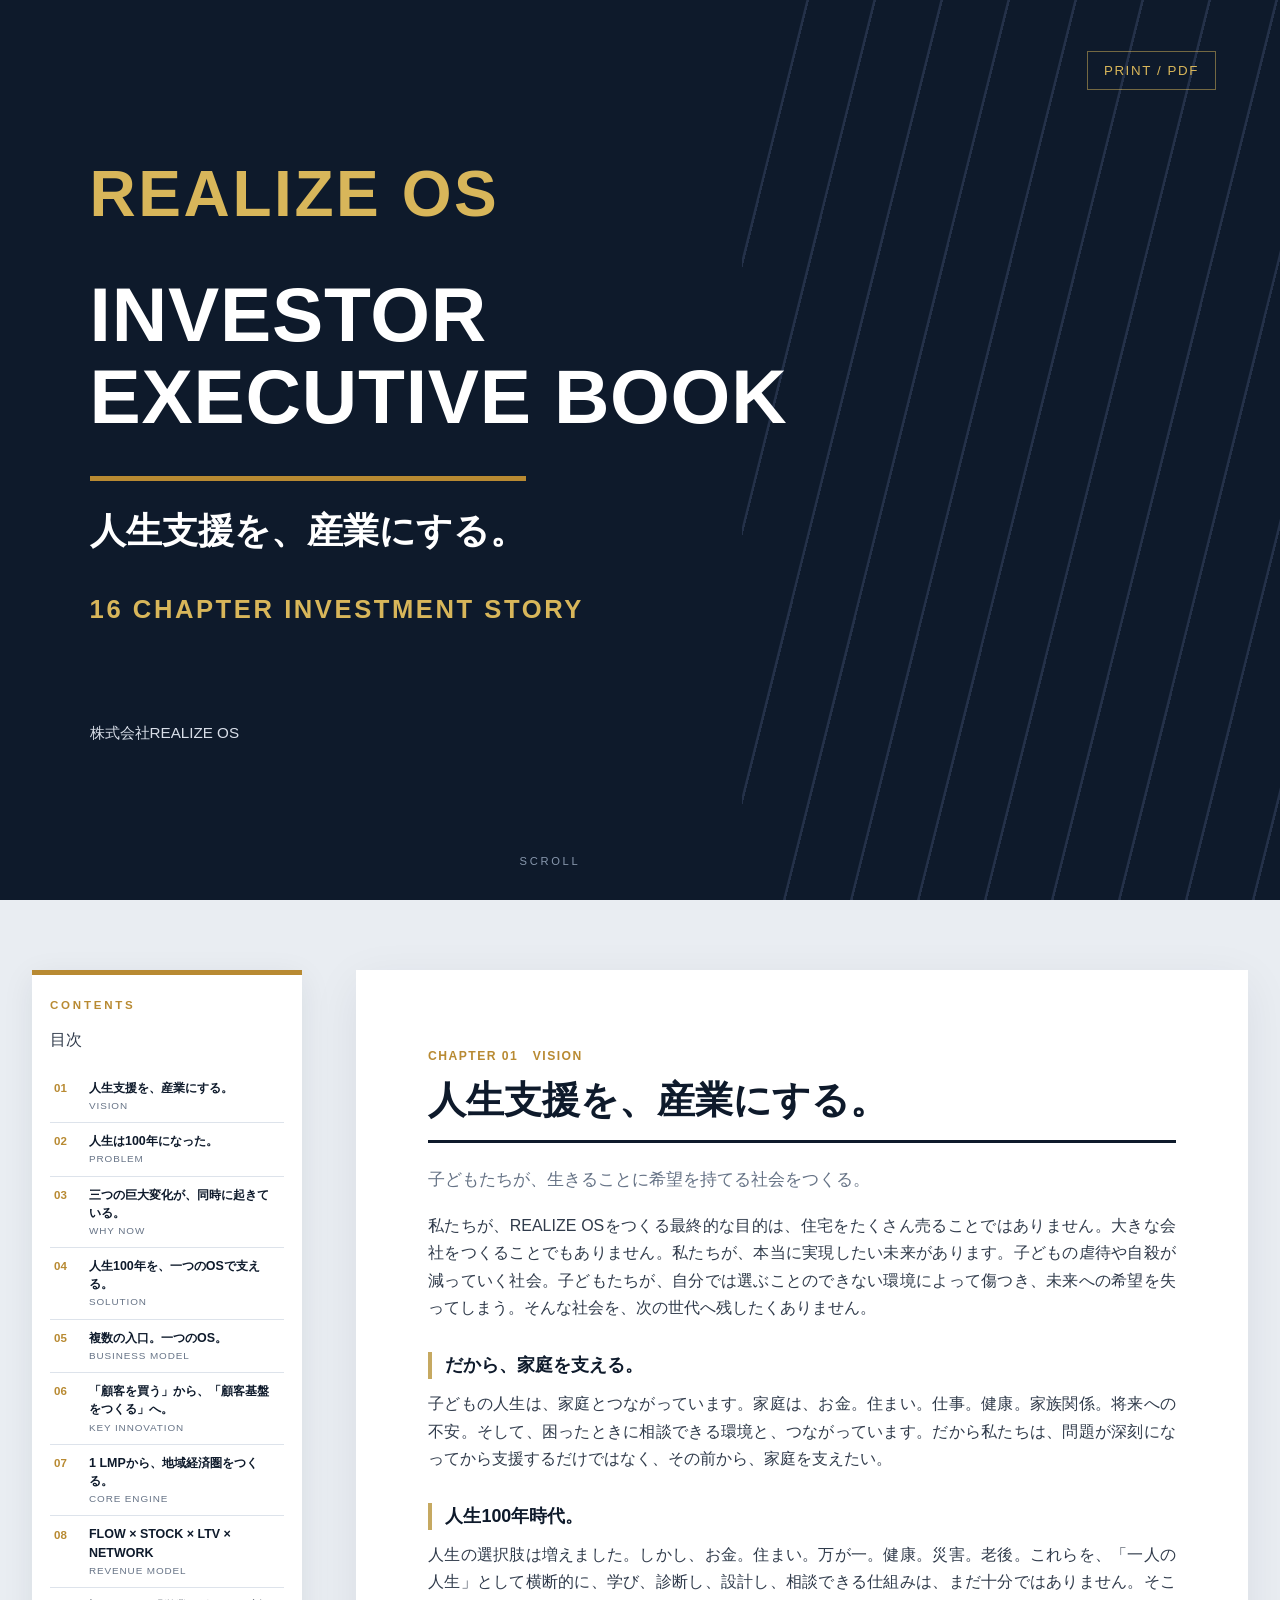
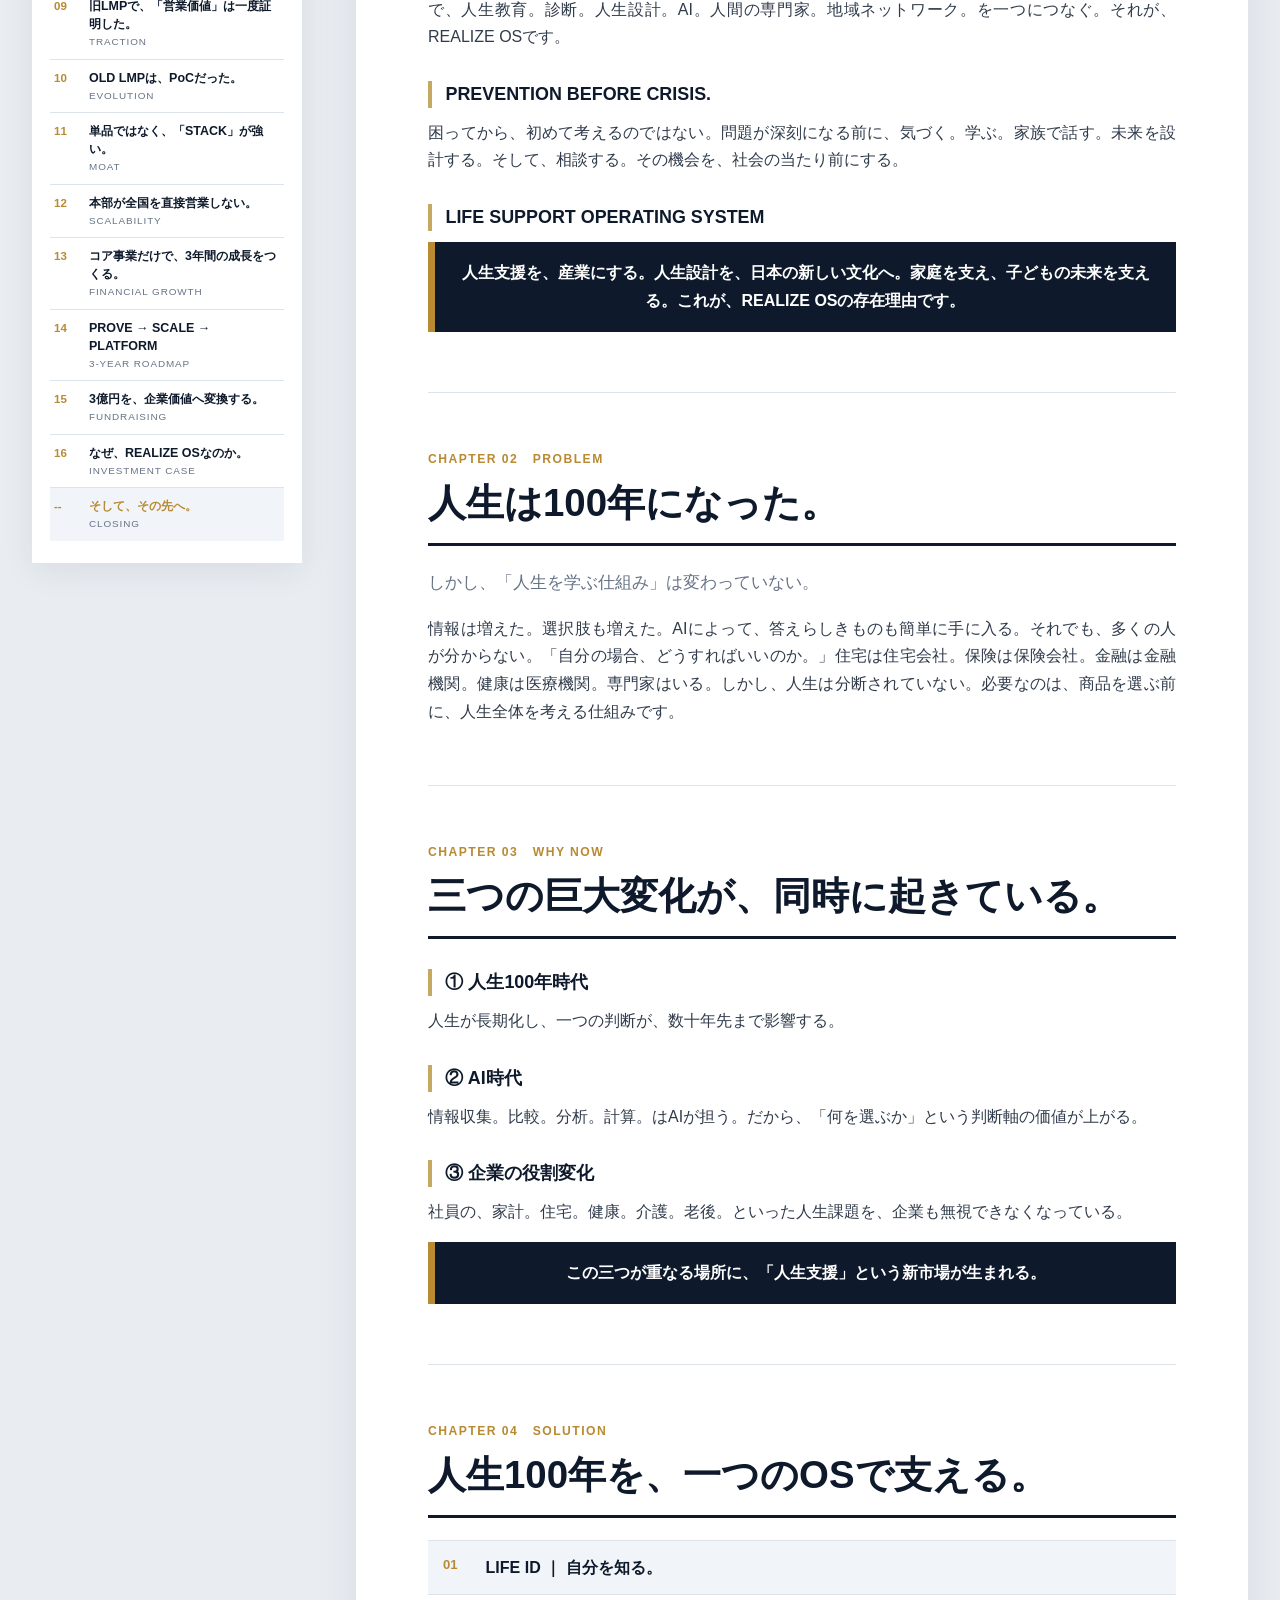
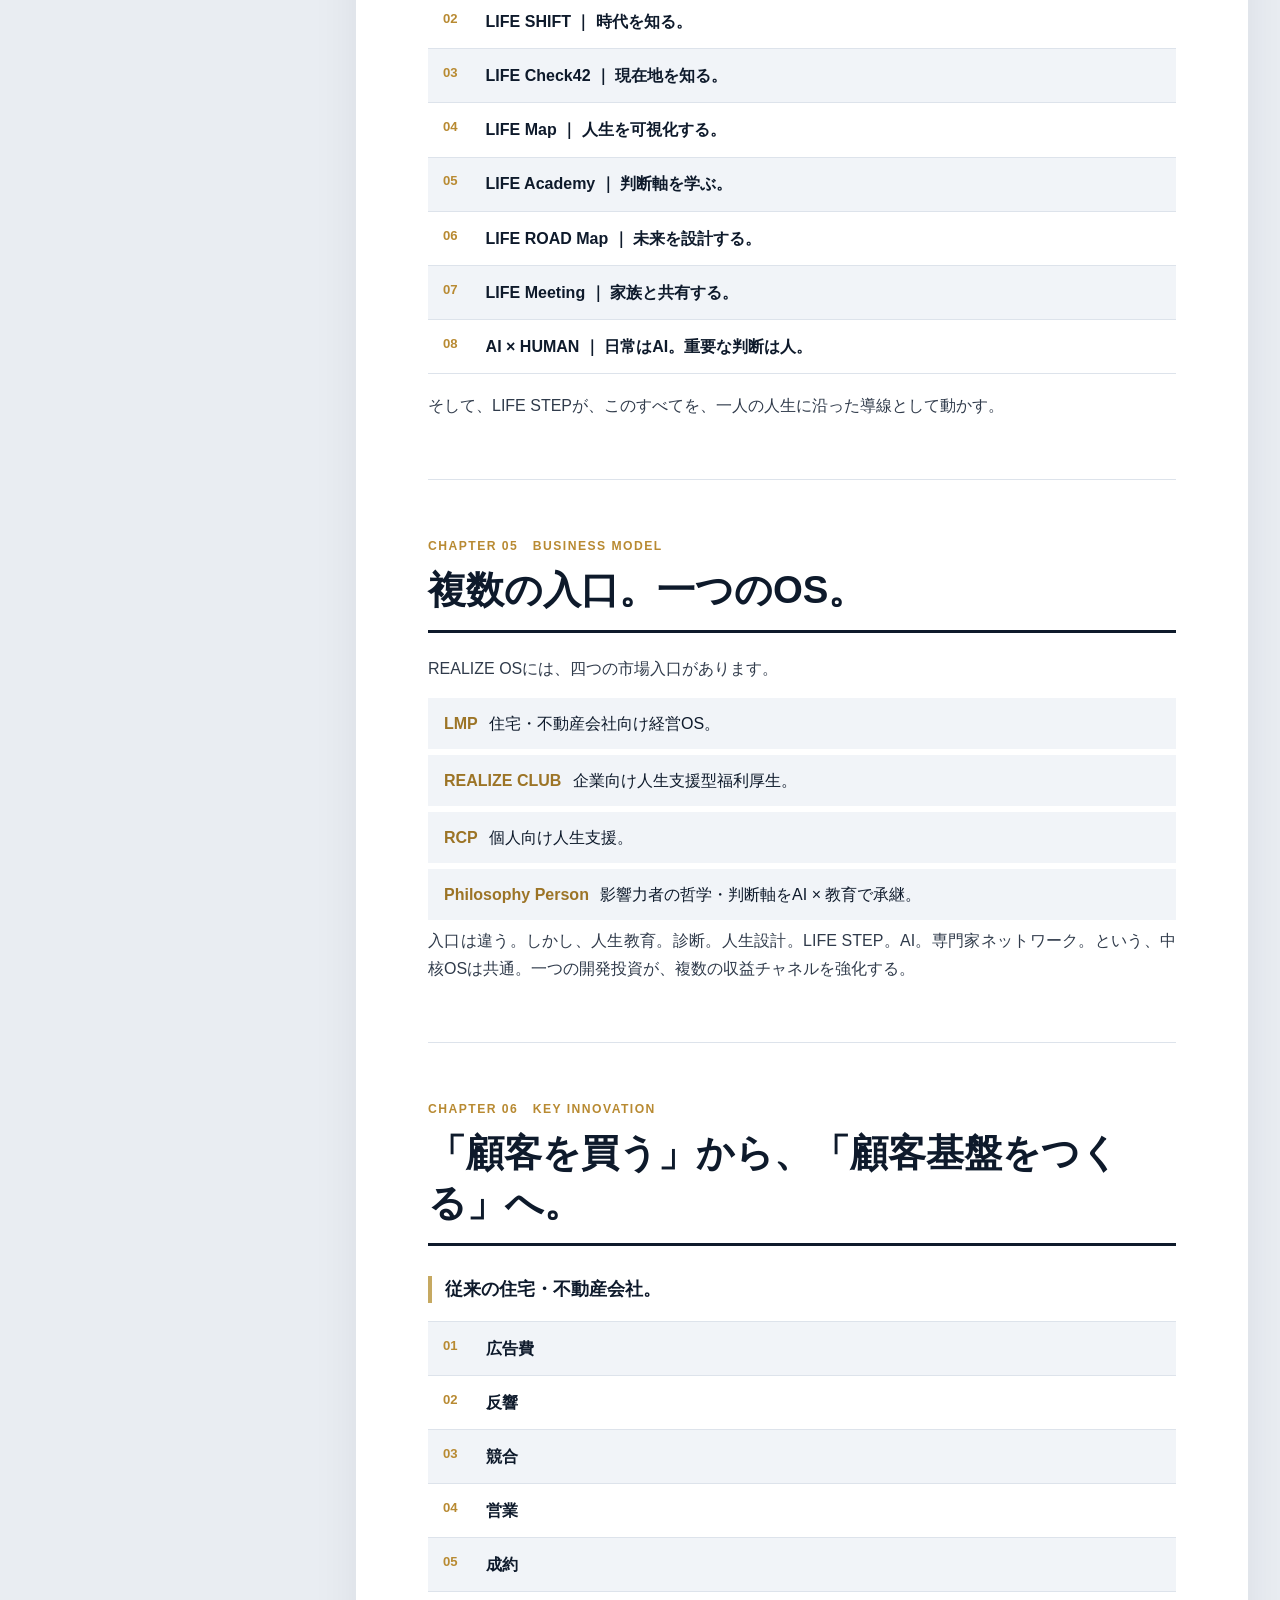
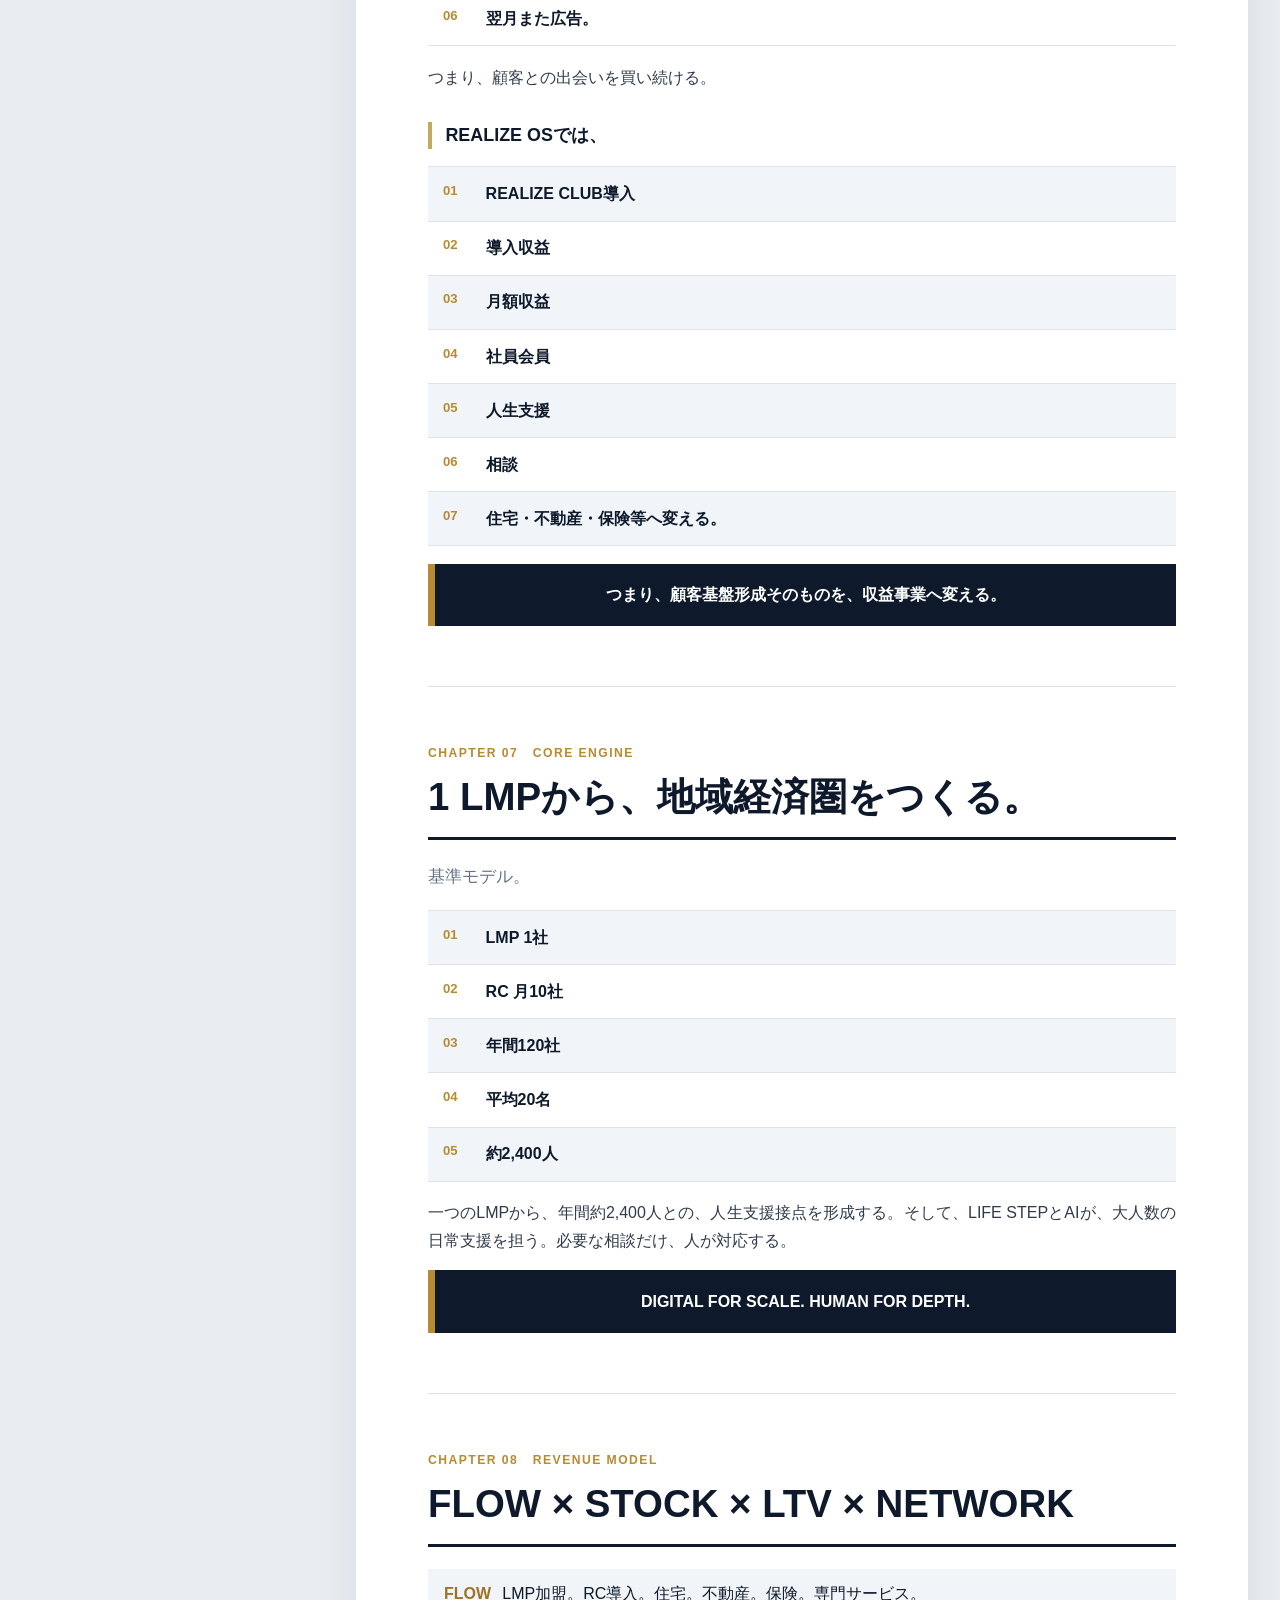
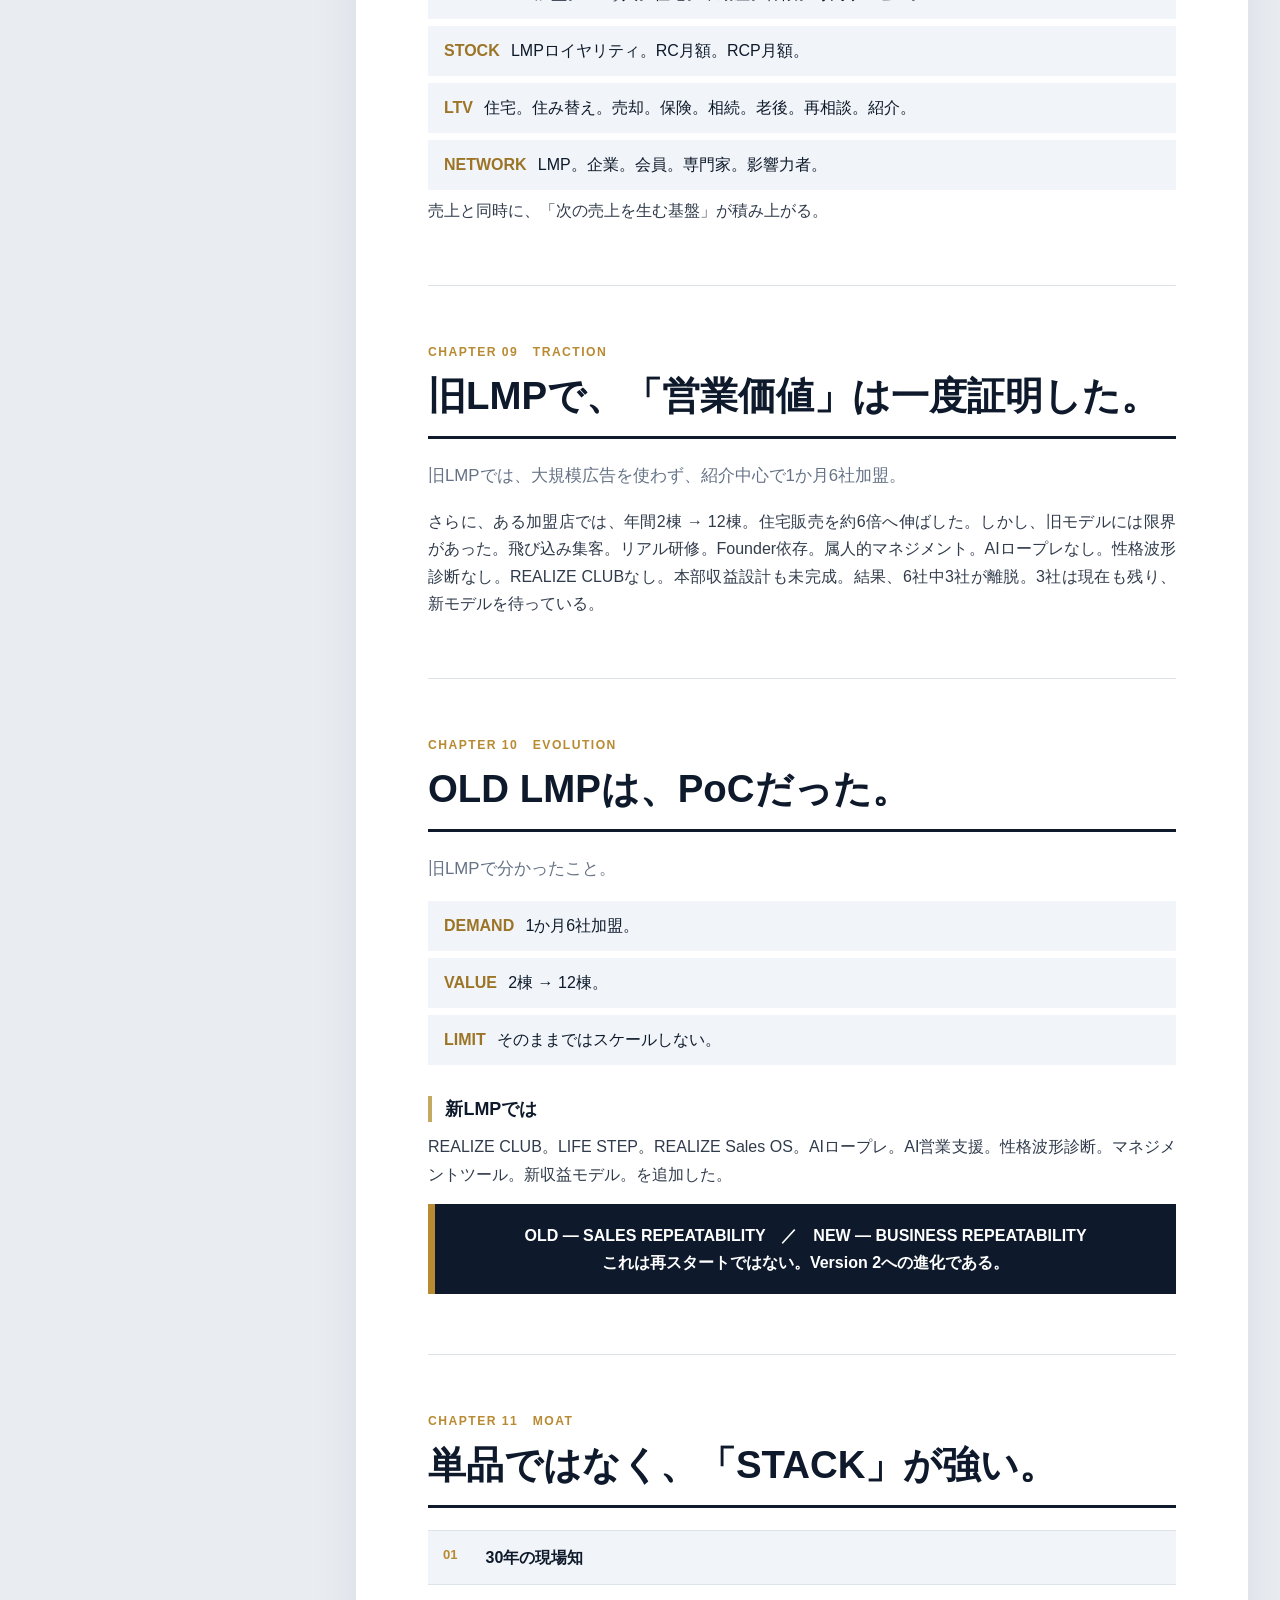
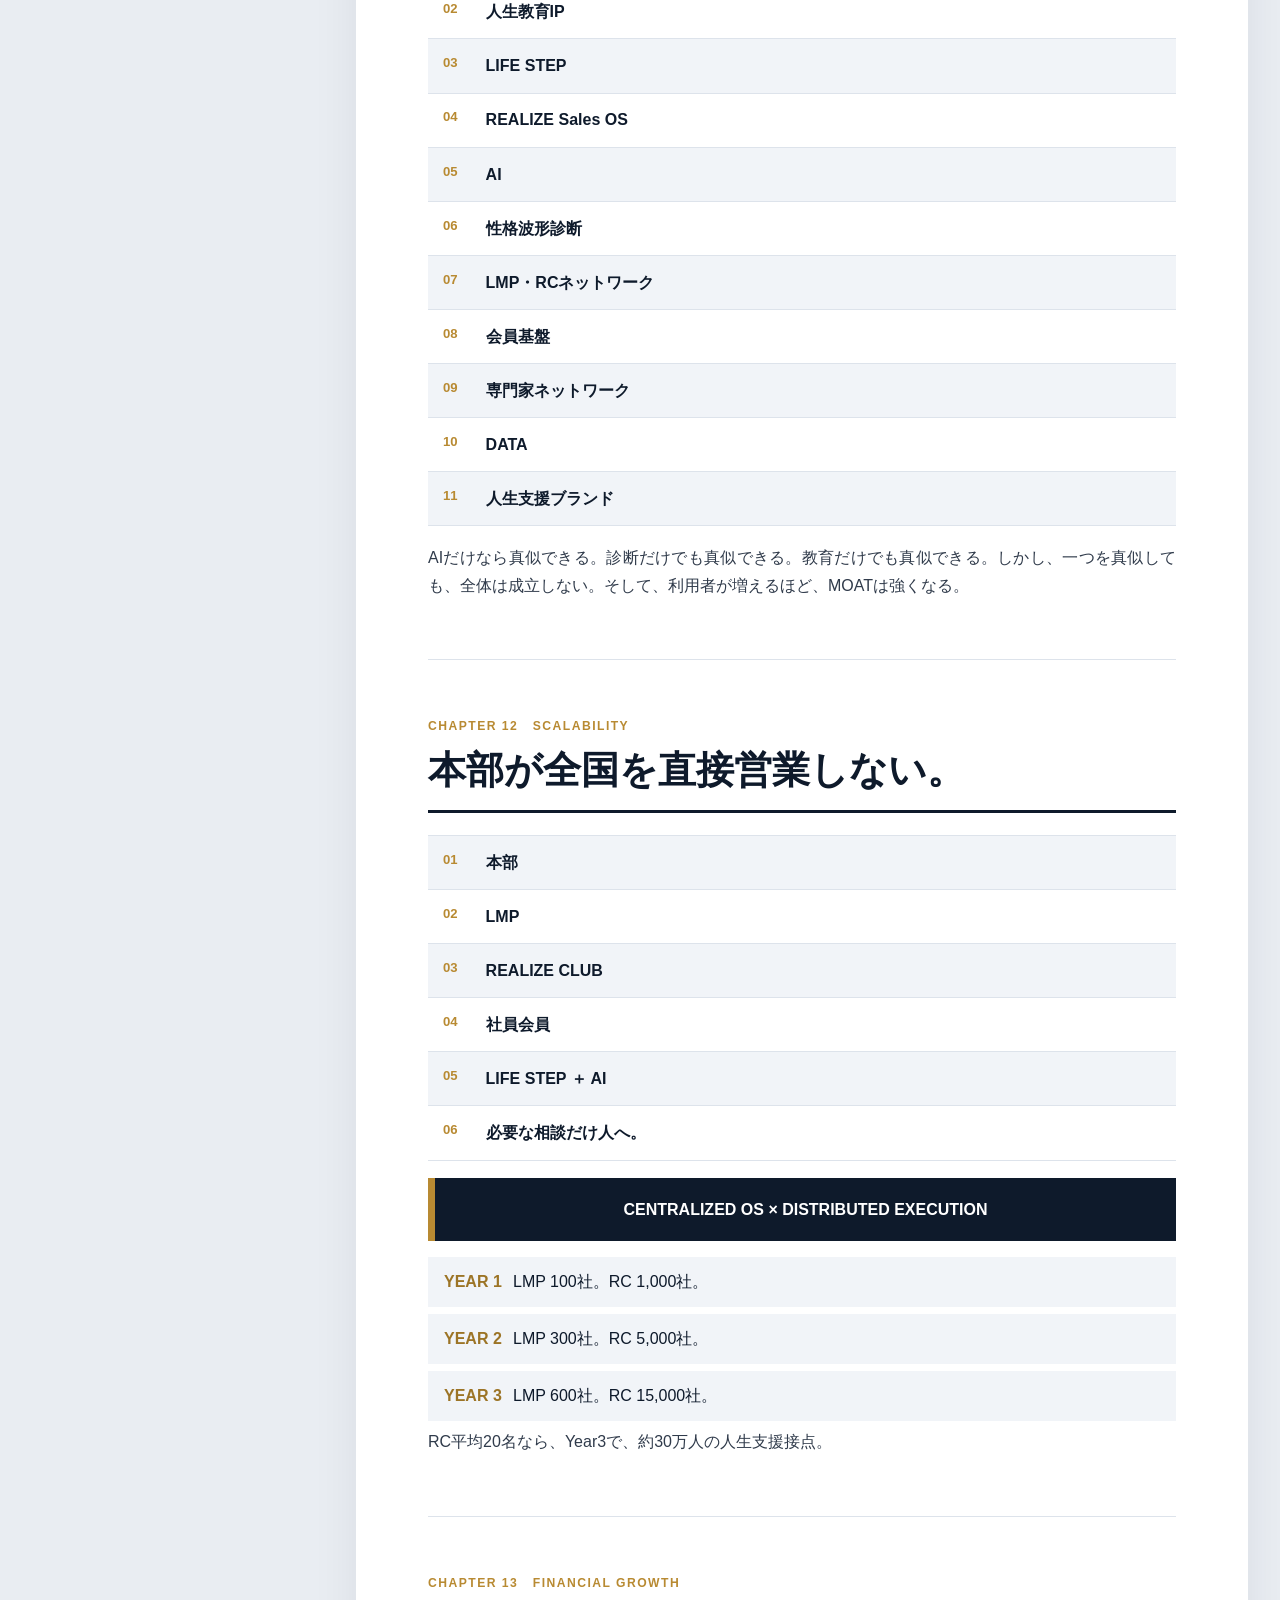
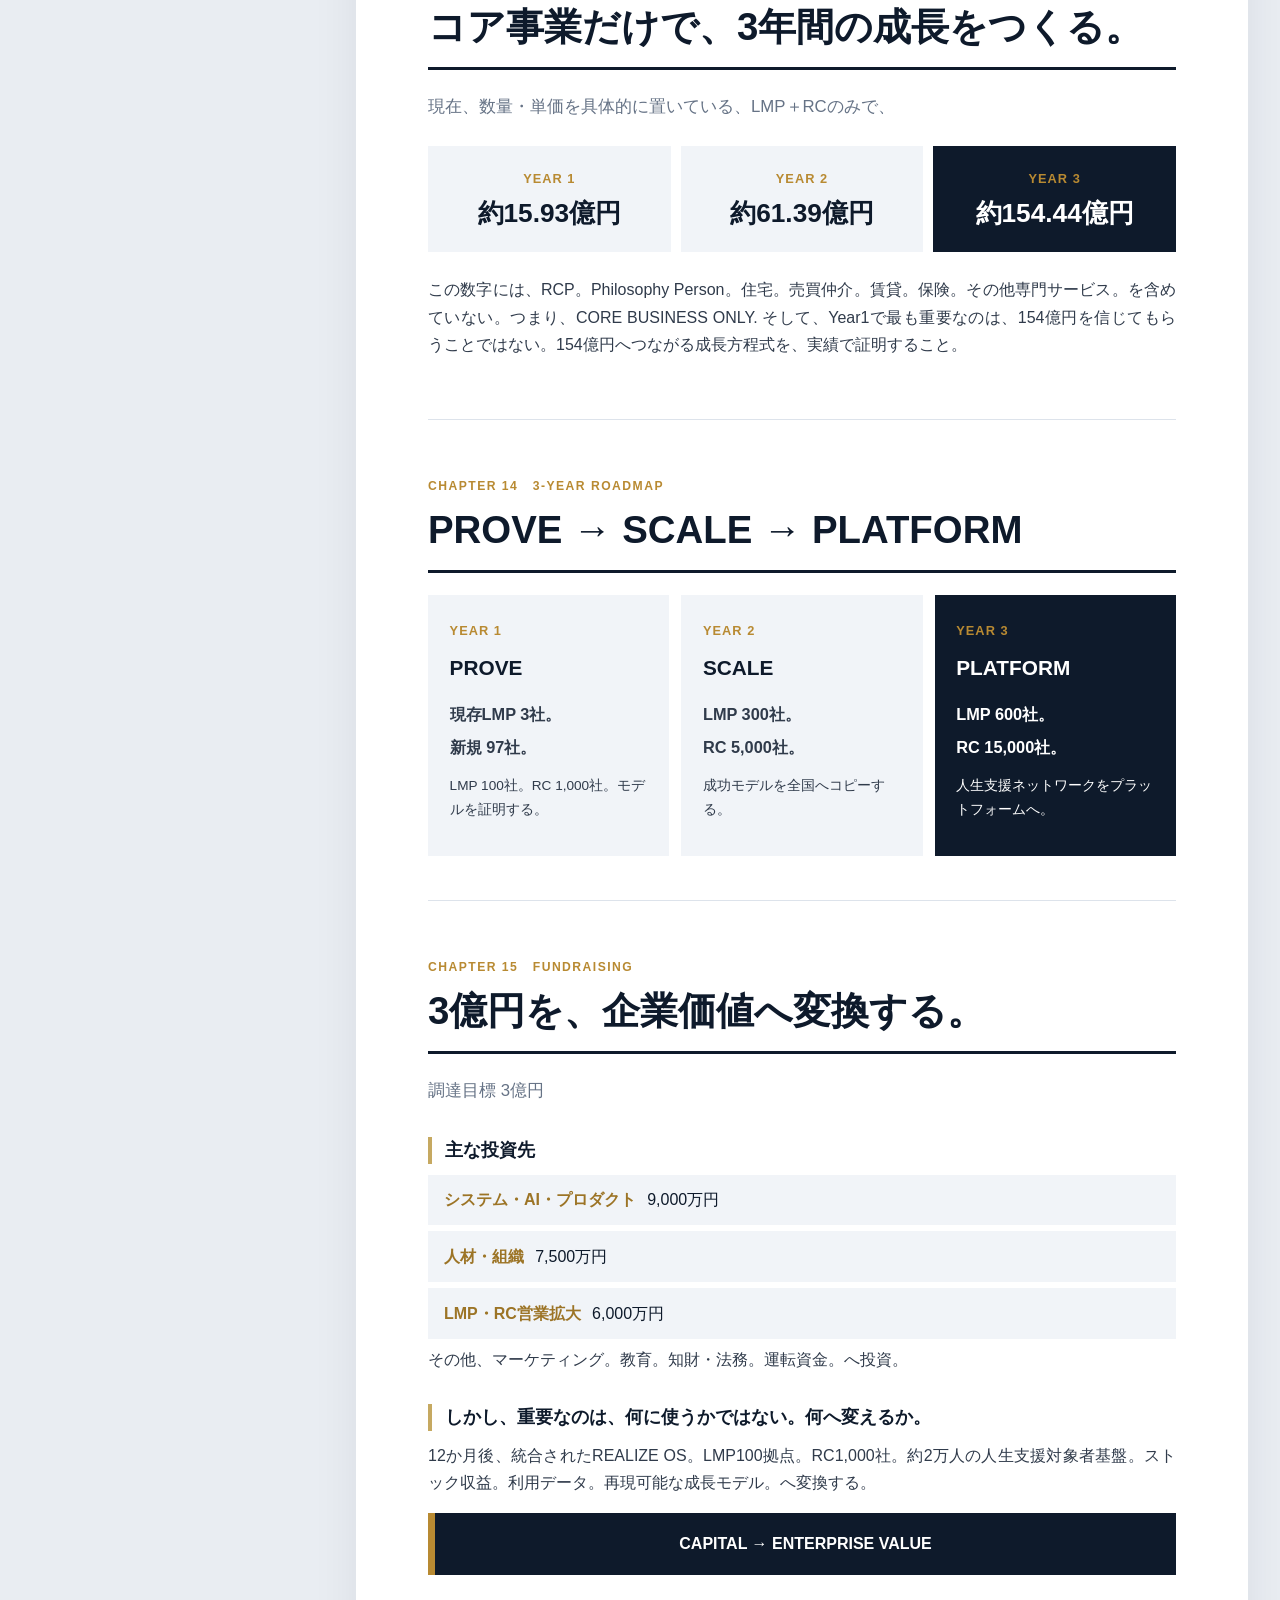
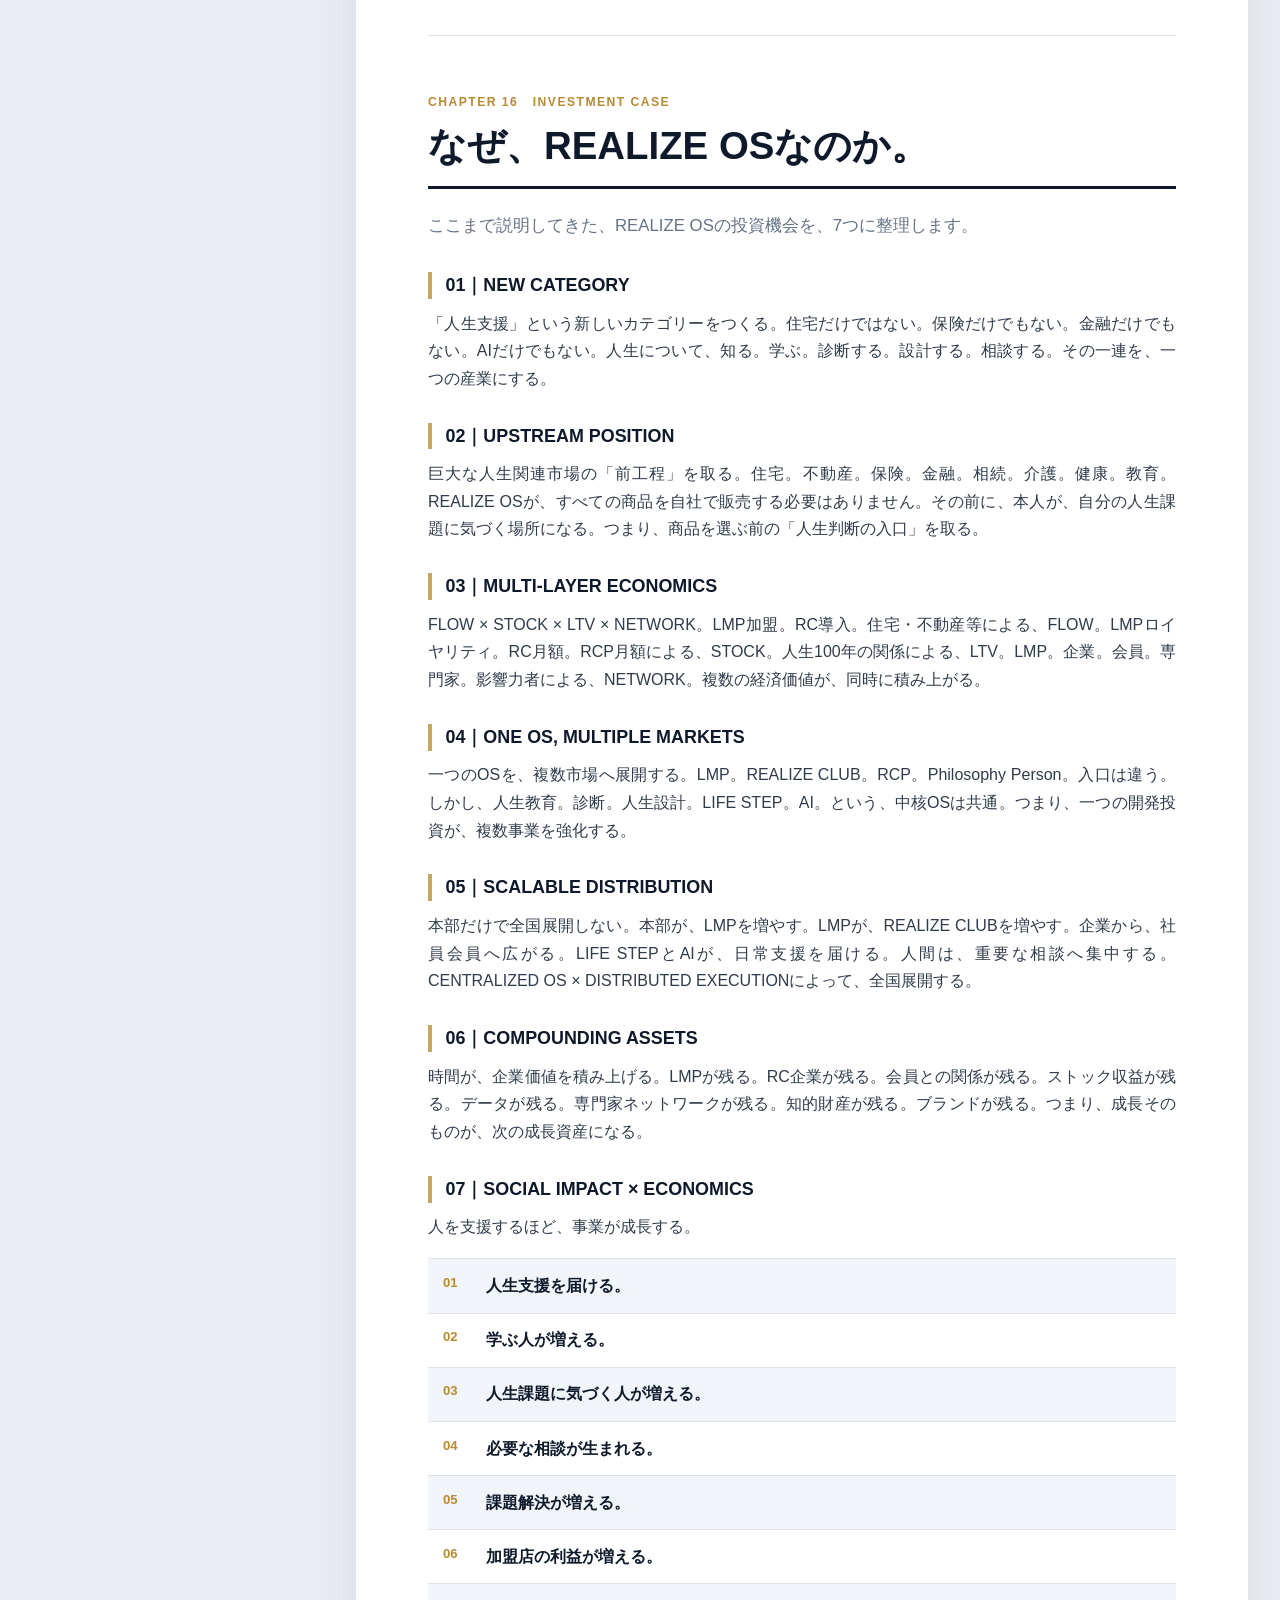
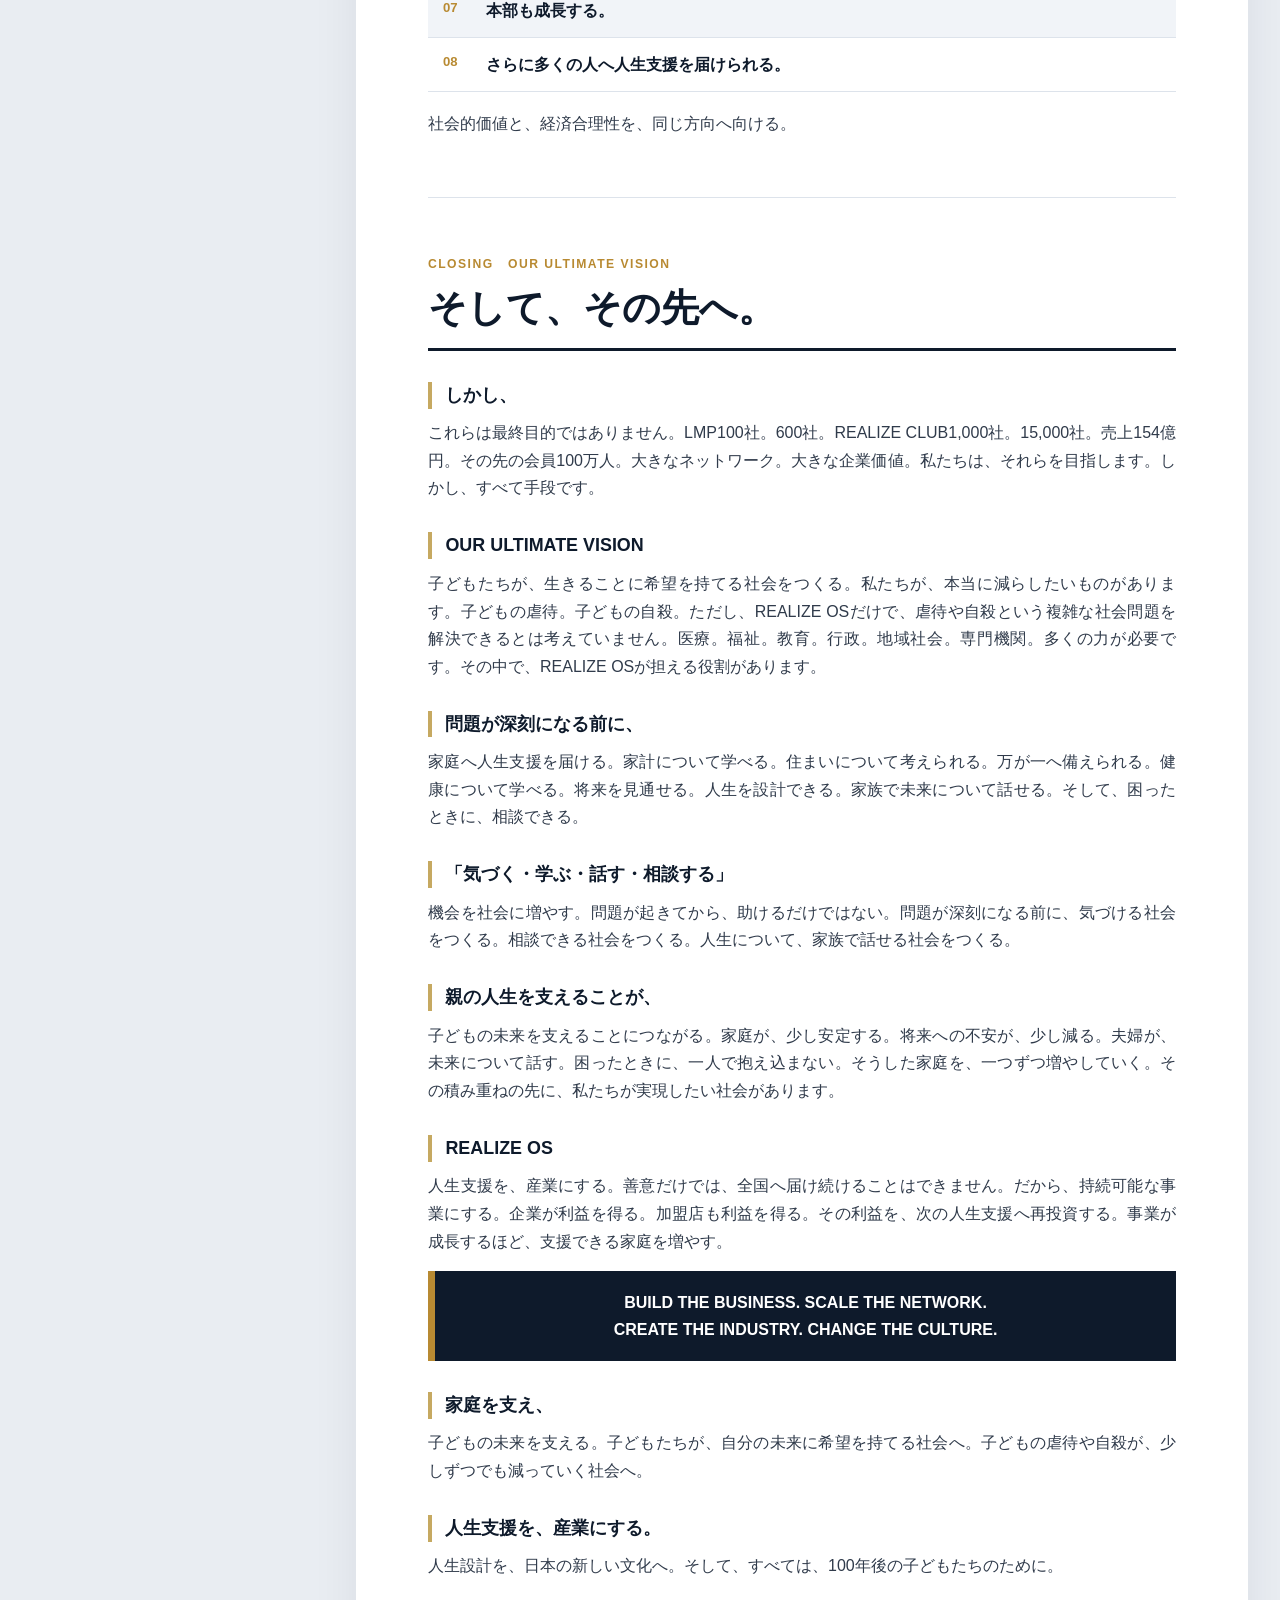
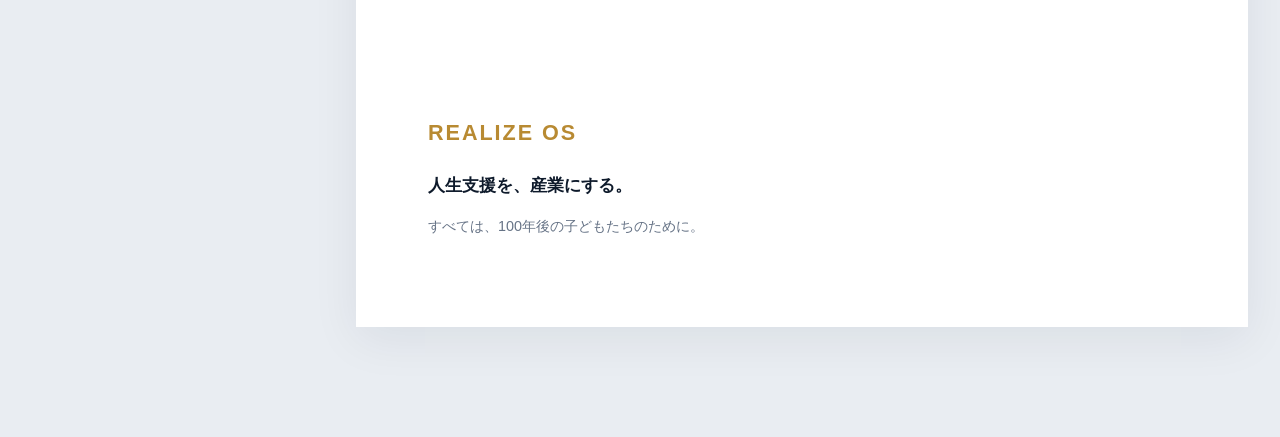
<file: index.html>
<!doctype html>
<html lang="ja"><head><meta charset="utf-8">
<meta name="viewport" content="width=device-width,initial-scale=1,viewport-fit=cover">
<meta name="description" content="REALIZE OS 投資家向け電子書籍。人生支援を、産業にする。">
<meta name="theme-color" content="#0e1a2b">
<title>REALIZE OS | INVESTOR EXECUTIVE BOOK</title>
<style>
:root{--navy:#0e1a2b;--gold:#b88a32;--gold-l:#d8b65a;--ink:#303b4b;--muted:#667386;--mist:#f1f4f8;--line:#dde3eb}
*{box-sizing:border-box}
html{scroll-behavior:smooth;-webkit-text-size-adjust:100%}
body{margin:0;background:#e9edf2;color:var(--ink);line-height:1.72;
  font-family:"Noto Sans JP","Noto Sans CJK JP","Yu Gothic","Hiragino Kaku Gothic ProN",sans-serif}

/* ---------- 表紙 ---------- */
.cover{min-height:100svh;background:var(--navy);color:#fff;display:flex;flex-direction:column;
  justify-content:center;padding:8vw max(7vw,26px);position:relative;overflow:hidden}
.cover:before{content:"";position:absolute;inset:0 0 0 auto;width:42%;
  background:repeating-linear-gradient(104deg,transparent 0 62px,#243149 63px 65px)}
.cover>*{position:relative;max-width:1100px}
.cover .brand{color:var(--gold-l);font-size:clamp(1.75rem,5vw,4.7rem);font-weight:700;
  letter-spacing:.04em;margin:0 0 1.6rem}
.cover h1{color:#fff;font-size:clamp(2rem,6vw,5.7rem);line-height:1.06;letter-spacing:.01em;
  border:0;margin:0;padding:0}
.cover .tagline{color:#fff;font-size:clamp(1.15rem,2.8vw,2.5rem);font-weight:700;
  border-top:5px solid var(--gold);padding-top:1.3rem;margin:2.4rem 0 1rem;width:max-content;max-width:100%}
.cover .story{color:var(--gold-l);font-size:clamp(.95rem,2vw,1.75rem);font-weight:700;
  letter-spacing:.1em;margin:.5rem 0}
.cover .company{margin-top:9vh;color:#d8dee8;font-size:.95rem}
.cover .scroll{position:absolute;left:0;right:0;bottom:max(18px,env(safe-area-inset-bottom));
  text-align:center;color:#8797ad;font-size:.7rem;letter-spacing:.24em}
.printbtn{position:absolute;z-index:3;right:max(24px,5vw);top:max(22px,4vw);border:1px solid #d8b65a80;
  background:transparent;color:var(--gold-l);padding:11px 16px;font:700 .68rem/1 inherit;letter-spacing:.12em;cursor:pointer}
.printbtn:hover{border-color:var(--gold-l);color:#fff;background:#ffffff0a}

/* ---------- レイアウト ---------- */
.layout{max-width:1280px;margin:auto;display:grid;grid-template-columns:270px minmax(0,1fr);
  gap:54px;padding:70px 32px 110px}
main{background:#fff;padding:20px 72px 80px;box-shadow:0 12px 45px #15203312}

/* ---------- 目次 ---------- */
nav{position:sticky;top:24px;align-self:start;background:#fff;padding:22px 18px;
  border-top:5px solid var(--gold);box-shadow:0 8px 30px #15203314}
nav h2{border:0;padding:0;margin:0 0 12px;font-size:.72rem;letter-spacing:.24em;color:var(--gold)}
.toc a{display:grid;grid-template-columns:26px 1fr;gap:9px;text-decoration:none;color:var(--ink);
  padding:9px 4px;border-bottom:1px solid var(--line);align-items:start}
.toc a:last-child{border-bottom:0}
.toc .n{color:var(--gold);font-weight:700;font-size:.72rem;line-height:1.5;padding-top:.1em}
.toc .t{font-size:.78rem;line-height:1.45;font-weight:700;color:var(--navy)}
.toc .e{display:block;color:var(--muted);font-size:.62rem;font-weight:400;
  letter-spacing:.09em;margin-top:2px}
.toc a[aria-current="true"]{background:var(--mist)}
.toc a[aria-current="true"] .t{color:var(--gold)}

/* ---------- 本文 ---------- */
section{padding:56px 0 44px;border-bottom:1px solid var(--line);scroll-margin-top:16px}
section:last-of-type{border-bottom:0}
.eyebrow{color:var(--gold);font-size:.76rem;font-weight:700;letter-spacing:.12em;margin:0 0 8px}
h1{color:var(--navy);font-size:clamp(1.5rem,3vw,2.45rem);line-height:1.3;margin:0 0 22px;
  padding-bottom:15px;border-bottom:3px solid var(--navy)}
h2{color:var(--navy);font-size:1.12rem;line-height:1.5;border-left:4px solid #c6a961;
  padding-left:.75em;margin:1.7em 0 .6em}
p{margin:.45em 0 1em;text-align:justify}
.lead{color:var(--muted);font-size:1.05rem;line-height:1.8;text-align:left}
.statement{background:var(--navy);color:#fff;font-weight:700;padding:1.1em 1.35em;
  text-align:center;border-left:7px solid var(--gold)}
.card{background:var(--mist);color:var(--navy);padding:.72em 1em;margin:.4em 0;text-align:left}
.card strong{color:#9c7426;margin-right:.7em}

.flow{counter-reset:step;list-style:none;padding:0;margin:1.1em 0;border-top:1px solid var(--line)}
.flow li{counter-increment:step;padding:.8em 1em .8em 3.6em;border-bottom:1px solid var(--line);
  font-weight:700;color:var(--navy);position:relative}
.flow li:nth-child(odd){background:var(--mist)}
.flow li:before{content:counter(step,decimal-leading-zero);position:absolute;left:1.15em;
  color:var(--gold);font-size:.82em}

.financial-grid{display:grid;grid-template-columns:repeat(auto-fit,minmax(145px,1fr));
  gap:10px;margin:1.5em 0}
.metric{background:var(--mist);padding:1.4em .8em;text-align:center}
.metric:last-child{background:var(--navy);color:#fff}
.metric span{display:block;color:var(--gold);font-weight:700;font-size:.8rem;letter-spacing:.08em}
.metric strong{display:block;font-size:clamp(1.3rem,2.05vw,2.2rem);line-height:1.25;
  margin-top:.25em;color:var(--navy);white-space:nowrap}
.metric:last-child strong{color:#fff}

.roadmap{display:grid;grid-template-columns:repeat(auto-fit,minmax(152px,1fr));gap:12px}
.roadmap article{background:var(--mist);padding:1.35em}
.roadmap article:last-child{background:var(--navy);color:#fff}
.roadmap span{color:var(--gold);font-weight:700;font-size:.8rem;letter-spacing:.08em}
.roadmap h3{color:var(--navy);border:0;padding:0;margin:.3em 0 .7em;font-size:1.3rem}
.roadmap article:last-child h3{color:#fff}
.roadmap strong{display:block;font-size:1.02rem;color:inherit;margin:.28em 0}
.roadmap p{font-size:.85rem;text-align:left;margin-top:1em}

.endmark{text-align:center;padding:64px 0 8px}
.endmark .m{color:var(--gold);font-size:1.35rem;font-weight:700;letter-spacing:.09em}
.endmark .c{color:var(--navy);font-size:1.05rem;font-weight:700;margin:.5em 0 0}
.endmark .s{color:var(--muted);font-size:.9rem;margin:.9em 0 0}

/* ---------- モバイル用 目次UI ---------- */
.tocbtn,.topbtn{display:none}
#tocpanel{display:none}

/* 中間幅：本文カラムが痩せすぎないよう余白を締める */
@media(max-width:1150px){
  .layout{grid-template-columns:230px minmax(0,1fr);gap:34px;padding:52px 22px 90px}
  main{padding:16px 38px 68px}
  nav{padding:20px 15px}
}

@media(max-width:1000px){
  .layout{display:block;padding:0;max-width:none}
  main{padding:0 20px 72px;box-shadow:none}
  section{padding:38px 0 30px;scroll-margin-top:8px}
  /* 狭幅では両端揃えが字間を壊すため左揃えに */
  p{text-align:left;overflow-wrap:anywhere;line-break:strict}
  .financial-grid,.roadmap{grid-template-columns:1fr}
  h2{font-size:1.06rem}
  .flow li{padding:.75em .8em .75em 3.4em}

  /* ページ先頭の目次カード */
  nav{position:static;margin:0;padding:26px 20px 8px;border-top:0;box-shadow:none;background:#fff}
  nav h2{font-size:.68rem;letter-spacing:.26em;margin-bottom:4px}
  nav .navttl{color:var(--navy);font-size:1.5rem;font-weight:700;margin:0 0 14px;
    padding-bottom:12px;border-bottom:3px solid var(--navy)}
  .toc a{grid-template-columns:30px 1fr;padding:13px 2px;min-height:52px}
  .toc .n{font-size:.8rem}
  .toc .t{font-size:.92rem}
  .toc .e{font-size:.66rem}

  /* 追従ボタン */
  .tocbtn,.topbtn{display:flex;position:fixed;z-index:40;align-items:center;justify-content:center;
    border:0;cursor:pointer;box-shadow:0 6px 20px #0e1a2b40;font-family:inherit}
  .tocbtn{right:16px;bottom:calc(16px + env(safe-area-inset-bottom));height:50px;padding:0 20px;
    border-radius:25px;background:var(--navy);color:#fff;font-size:.86rem;font-weight:700;gap:8px}
  .tocbtn b{color:var(--gold-l);font-weight:700}
  .topbtn{right:16px;bottom:calc(76px + env(safe-area-inset-bottom));width:44px;height:44px;
    border-radius:22px;background:#fff;color:var(--navy);font-size:1.05rem;
    box-shadow:0 4px 14px #0e1a2b26;opacity:0;pointer-events:none;transition:opacity .2s}
  .topbtn.on{opacity:1;pointer-events:auto}

  /* オーバーレイ目次 */
  #tocpanel{display:block;position:fixed;inset:0;z-index:50;background:#fff;
    overflow-y:auto;-webkit-overflow-scrolling:touch;
    transform:translateY(100%);transition:transform .28s ease;visibility:hidden;
    padding:20px 20px calc(90px + env(safe-area-inset-bottom));
    padding-top:calc(20px + env(safe-area-inset-top))}
  #tocpanel.open{transform:translateY(0);visibility:visible}
  #tocpanel .hd{display:flex;align-items:center;justify-content:space-between;
    padding-bottom:12px;border-bottom:3px solid var(--navy);margin-bottom:6px}
  #tocpanel .hd p{margin:0;color:var(--navy);font-size:1.4rem;font-weight:700}
  #tocpanel .hd small{display:block;color:var(--gold);font-size:.62rem;letter-spacing:.26em;
    font-weight:700;margin-bottom:2px}
  #tocpanel .close{border:0;background:var(--mist);color:var(--navy);width:44px;height:44px;
    border-radius:22px;font-size:1.2rem;cursor:pointer;flex:none}
}
@media(max-width:360px){
  main{padding:0 14px 72px}
  nav{padding:24px 14px 8px}
  .toc .t{font-size:.88rem}
}

@media print{
  @page{size:A4;margin:18mm}
  body{background:#fff;font-size:9.5pt}
  .cover{height:auto;min-height:0;break-after:page;padding:25mm}
  .layout{display:block;max-width:none;padding:0}
  nav,.tocbtn,.topbtn,#tocpanel,.cover .scroll,.printbtn{display:none!important}
  main{padding:0;box-shadow:none}
  section{padding:9mm 0 7mm;break-inside:auto}
  h1,h2,.financial-grid,.roadmap,.card,.statement,.flow{break-inside:avoid}
  h1,h2{break-after:avoid}
}
@media(prefers-reduced-motion:reduce){html{scroll-behavior:auto}#tocpanel{transition:none}}
</style></head>

<body id="top">
<header class="cover">
  <p class="brand">REALIZE OS</p>
  <h1>INVESTOR<br>EXECUTIVE BOOK</h1>
  <p class="tagline">人生支援を、産業にする。</p>
  <p class="story">16 CHAPTER INVESTMENT STORY</p>
  <p class="company">株式会社REALIZE OS</p>
  <button class="printbtn" type="button" onclick="window.print()">PRINT / PDF</button>
  <p class="scroll">SCROLL</p>
</header>

<div class="layout">
<nav aria-label="目次">
  <h2>CONTENTS</h2>
  <p class="navttl">目次</p>
  <div class="toc" id="toc-main"></div>
</nav>

<main>

<section id="chapter-01">
  <p class="eyebrow">CHAPTER 01 &nbsp; VISION</p>
  <h1>人生支援を、産業にする。</h1>
  <p class="lead">子どもたちが、生きることに希望を持てる社会をつくる。</p>
  <p>私たちが、REALIZE OSをつくる最終的な目的は、住宅をたくさん売ることではありません。大きな会社をつくることでもありません。私たちが、本当に実現したい未来があります。子どもの虐待や自殺が減っていく社会。子どもたちが、自分では選ぶことのできない環境によって傷つき、未来への希望を失ってしまう。そんな社会を、次の世代へ残したくありません。</p>
  <h2>だから、家庭を支える。</h2>
  <p>子どもの人生は、家庭とつながっています。家庭は、お金。住まい。仕事。健康。家族関係。将来への不安。そして、困ったときに相談できる環境と、つながっています。だから私たちは、問題が深刻になってから支援するだけではなく、その前から、家庭を支えたい。</p>
  <h2>人生100年時代。</h2>
  <p>人生の選択肢は増えました。しかし、お金。住まい。万が一。健康。災害。老後。これらを、「一人の人生」として横断的に、学び、診断し、設計し、相談できる仕組みは、まだ十分ではありません。そこで、人生教育。診断。人生設計。AI。人間の専門家。地域ネットワーク。を一つにつなぐ。それが、REALIZE OSです。</p>
  <h2>PREVENTION BEFORE CRISIS.</h2>
  <p>困ってから、初めて考えるのではない。問題が深刻になる前に、気づく。学ぶ。家族で話す。未来を設計する。そして、相談する。その機会を、社会の当たり前にする。</p>
  <h2>LIFE SUPPORT OPERATING SYSTEM</h2>
  <p class="statement">人生支援を、産業にする。人生設計を、日本の新しい文化へ。家庭を支え、子どもの未来を支える。これが、REALIZE OSの存在理由です。</p>
</section>

<section id="chapter-02">
  <p class="eyebrow">CHAPTER 02 &nbsp; PROBLEM</p>
  <h1>人生は100年になった。</h1>
  <p class="lead">しかし、「人生を学ぶ仕組み」は変わっていない。</p>
  <p>情報は増えた。選択肢も増えた。AIによって、答えらしきものも簡単に手に入る。それでも、多くの人が分からない。「自分の場合、どうすればいいのか。」住宅は住宅会社。保険は保険会社。金融は金融機関。健康は医療機関。専門家はいる。しかし、人生は分断されていない。必要なのは、商品を選ぶ前に、人生全体を考える仕組みです。</p>
</section>

<section id="chapter-03">
  <p class="eyebrow">CHAPTER 03 &nbsp; WHY NOW</p>
  <h1>三つの巨大変化が、同時に起きている。</h1>
  <h2>① 人生100年時代</h2>
  <p>人生が長期化し、一つの判断が、数十年先まで影響する。</p>
  <h2>② AI時代</h2>
  <p>情報収集。比較。分析。計算。はAIが担う。だから、「何を選ぶか」という判断軸の価値が上がる。</p>
  <h2>③ 企業の役割変化</h2>
  <p>社員の、家計。住宅。健康。介護。老後。といった人生課題を、企業も無視できなくなっている。</p>
  <p class="statement">この三つが重なる場所に、「人生支援」という新市場が生まれる。</p>
</section>

<section id="chapter-04">
  <p class="eyebrow">CHAPTER 04 &nbsp; SOLUTION</p>
  <h1>人生100年を、一つのOSで支える。</h1>
  <ol class="flow">
    <li>LIFE ID ｜ 自分を知る。</li>
    <li>LIFE SHIFT ｜ 時代を知る。</li>
    <li>LIFE Check42 ｜ 現在地を知る。</li>
    <li>LIFE Map ｜ 人生を可視化する。</li>
    <li>LIFE Academy ｜ 判断軸を学ぶ。</li>
    <li>LIFE ROAD Map ｜ 未来を設計する。</li>
    <li>LIFE Meeting ｜ 家族と共有する。</li>
    <li>AI × HUMAN ｜ 日常はAI。重要な判断は人。</li>
  </ol>
  <p>そして、LIFE STEPが、このすべてを、一人の人生に沿った導線として動かす。</p>
</section>

<section id="chapter-05">
  <p class="eyebrow">CHAPTER 05 &nbsp; BUSINESS MODEL</p>
  <h1>複数の入口。一つのOS。</h1>
  <p>REALIZE OSには、四つの市場入口があります。</p>
  <p class="card"><strong>LMP</strong>住宅・不動産会社向け経営OS。</p>
  <p class="card"><strong>REALIZE CLUB</strong>企業向け人生支援型福利厚生。</p>
  <p class="card"><strong>RCP</strong>個人向け人生支援。</p>
  <p class="card"><strong>Philosophy Person</strong>影響力者の哲学・判断軸をAI × 教育で承継。</p>
  <p>入口は違う。しかし、人生教育。診断。人生設計。LIFE STEP。AI。専門家ネットワーク。という、中核OSは共通。一つの開発投資が、複数の収益チャネルを強化する。</p>
</section>

<section id="chapter-06">
  <p class="eyebrow">CHAPTER 06 &nbsp; KEY INNOVATION</p>
  <h1>「顧客を買う」から、「顧客基盤をつくる」へ。</h1>
  <h2>従来の住宅・不動産会社。</h2>
  <ol class="flow">
    <li>広告費</li><li>反響</li><li>競合</li><li>営業</li><li>成約</li><li>翌月また広告。</li>
  </ol>
  <p>つまり、顧客との出会いを買い続ける。</p>
  <h2>REALIZE OSでは、</h2>
  <ol class="flow">
    <li>REALIZE CLUB導入</li><li>導入収益</li><li>月額収益</li><li>社員会員</li>
    <li>人生支援</li><li>相談</li><li>住宅・不動産・保険等へ変える。</li>
  </ol>
  <p class="statement">つまり、顧客基盤形成そのものを、収益事業へ変える。</p>
</section>

<section id="chapter-07">
  <p class="eyebrow">CHAPTER 07 &nbsp; CORE ENGINE</p>
  <h1>1 LMPから、地域経済圏をつくる。</h1>
  <p class="lead">基準モデル。</p>
  <ol class="flow">
    <li>LMP 1社</li><li>RC 月10社</li><li>年間120社</li><li>平均20名</li><li>約2,400人</li>
  </ol>
  <p>一つのLMPから、年間約2,400人との、人生支援接点を形成する。そして、LIFE STEPとAIが、大人数の日常支援を担う。必要な相談だけ、人が対応する。</p>
  <p class="statement">DIGITAL FOR SCALE. HUMAN FOR DEPTH.</p>
</section>

<section id="chapter-08">
  <p class="eyebrow">CHAPTER 08 &nbsp; REVENUE MODEL</p>
  <h1>FLOW × STOCK × LTV × NETWORK</h1>
  <p class="card"><strong>FLOW</strong>LMP加盟。RC導入。住宅。不動産。保険。専門サービス。</p>
  <p class="card"><strong>STOCK</strong>LMPロイヤリティ。RC月額。RCP月額。</p>
  <p class="card"><strong>LTV</strong>住宅。住み替え。売却。保険。相続。老後。再相談。紹介。</p>
  <p class="card"><strong>NETWORK</strong>LMP。企業。会員。専門家。影響力者。</p>
  <p>売上と同時に、「次の売上を生む基盤」が積み上がる。</p>
</section>

<section id="chapter-09">
  <p class="eyebrow">CHAPTER 09 &nbsp; TRACTION</p>
  <h1>旧LMPで、「営業価値」は一度証明した。</h1>
  <p class="lead">旧LMPでは、大規模広告を使わず、紹介中心で1か月6社加盟。</p>
  <p>さらに、ある加盟店では、年間2棟 → 12棟。住宅販売を約6倍へ伸ばした。しかし、旧モデルには限界があった。飛び込み集客。リアル研修。Founder依存。属人的マネジメント。AIロープレなし。性格波形診断なし。REALIZE CLUBなし。本部収益設計も未完成。結果、6社中3社が離脱。3社は現在も残り、新モデルを待っている。</p>
</section>

<section id="chapter-10">
  <p class="eyebrow">CHAPTER 10 &nbsp; EVOLUTION</p>
  <h1>OLD LMPは、PoCだった。</h1>
  <p class="lead">旧LMPで分かったこと。</p>
  <p class="card"><strong>DEMAND</strong>1か月6社加盟。</p>
  <p class="card"><strong>VALUE</strong>2棟 → 12棟。</p>
  <p class="card"><strong>LIMIT</strong>そのままではスケールしない。</p>
  <h2>新LMPでは</h2>
  <p>REALIZE CLUB。LIFE STEP。REALIZE Sales OS。AIロープレ。AI営業支援。性格波形診断。マネジメントツール。新収益モデル。を追加した。</p>
  <p class="statement">OLD — SALES REPEATABILITY　／　NEW — BUSINESS REPEATABILITY<br>これは再スタートではない。Version 2への進化である。</p>
</section>

<section id="chapter-11">
  <p class="eyebrow">CHAPTER 11 &nbsp; MOAT</p>
  <h1>単品ではなく、「STACK」が強い。</h1>
  <ol class="flow">
    <li>30年の現場知</li><li>人生教育IP</li><li>LIFE STEP</li><li>REALIZE Sales OS</li>
    <li>AI</li><li>性格波形診断</li><li>LMP・RCネットワーク</li><li>会員基盤</li>
    <li>専門家ネットワーク</li><li>DATA</li><li>人生支援ブランド</li>
  </ol>
  <p>AIだけなら真似できる。診断だけでも真似できる。教育だけでも真似できる。しかし、一つを真似しても、全体は成立しない。そして、利用者が増えるほど、MOATは強くなる。</p>
</section>

<section id="chapter-12">
  <p class="eyebrow">CHAPTER 12 &nbsp; SCALABILITY</p>
  <h1>本部が全国を直接営業しない。</h1>
  <ol class="flow">
    <li>本部</li><li>LMP</li><li>REALIZE CLUB</li><li>社員会員</li>
    <li>LIFE STEP ＋ AI</li><li>必要な相談だけ人へ。</li>
  </ol>
  <p class="statement">CENTRALIZED OS × DISTRIBUTED EXECUTION</p>
  <p class="card"><strong>YEAR 1</strong>LMP 100社。RC 1,000社。</p>
  <p class="card"><strong>YEAR 2</strong>LMP 300社。RC 5,000社。</p>
  <p class="card"><strong>YEAR 3</strong>LMP 600社。RC 15,000社。</p>
  <p>RC平均20名なら、Year3で、約30万人の人生支援接点。</p>
</section>

<section id="chapter-13">
  <p class="eyebrow">CHAPTER 13 &nbsp; FINANCIAL GROWTH</p>
  <h1>コア事業だけで、3年間の成長をつくる。</h1>
  <p class="lead">現在、数量・単価を具体的に置いている、LMP＋RCのみで、</p>
  <div class="financial-grid">
    <article class="metric"><span>YEAR 1</span><strong>約15.93億円</strong></article>
    <article class="metric"><span>YEAR 2</span><strong>約61.39億円</strong></article>
    <article class="metric"><span>YEAR 3</span><strong>約154.44億円</strong></article>
  </div>
  <p>この数字には、RCP。Philosophy Person。住宅。売買仲介。賃貸。保険。その他専門サービス。を含めていない。つまり、CORE BUSINESS ONLY. そして、Year1で最も重要なのは、154億円を信じてもらうことではない。154億円へつながる成長方程式を、実績で証明すること。</p>
</section>

<section id="chapter-14">
  <p class="eyebrow">CHAPTER 14 &nbsp; 3-YEAR ROADMAP</p>
  <h1>PROVE → SCALE → PLATFORM</h1>
  <div class="roadmap">
    <article><span>YEAR 1</span><h3>PROVE</h3><strong>現存LMP 3社。</strong><strong>新規 97社。</strong><p>LMP 100社。RC 1,000社。モデルを証明する。</p></article>
    <article><span>YEAR 2</span><h3>SCALE</h3><strong>LMP 300社。</strong><strong>RC 5,000社。</strong><p>成功モデルを全国へコピーする。</p></article>
    <article><span>YEAR 3</span><h3>PLATFORM</h3><strong>LMP 600社。</strong><strong>RC 15,000社。</strong><p>人生支援ネットワークをプラットフォームへ。</p></article>
  </div>
</section>

<section id="chapter-15">
  <p class="eyebrow">CHAPTER 15 &nbsp; FUNDRAISING</p>
  <h1>3億円を、企業価値へ変換する。</h1>
  <p class="lead">調達目標 3億円</p>
  <h2>主な投資先</h2>
  <p class="card"><strong>システム・AI・プロダクト</strong>9,000万円</p>
  <p class="card"><strong>人材・組織</strong>7,500万円</p>
  <p class="card"><strong>LMP・RC営業拡大</strong>6,000万円</p>
  <p>その他、マーケティング。教育。知財・法務。運転資金。へ投資。</p>
  <h2>しかし、重要なのは、何に使うかではない。何へ変えるか。</h2>
  <p>12か月後、統合されたREALIZE OS。LMP100拠点。RC1,000社。約2万人の人生支援対象者基盤。ストック収益。利用データ。再現可能な成長モデル。へ変換する。</p>
  <p class="statement">CAPITAL → ENTERPRISE VALUE</p>
</section>

<section id="chapter-16">
  <p class="eyebrow">CHAPTER 16 &nbsp; INVESTMENT CASE</p>
  <h1>なぜ、REALIZE OSなのか。</h1>
  <p class="lead">ここまで説明してきた、REALIZE OSの投資機会を、7つに整理します。</p>

  <h2>01｜NEW CATEGORY</h2>
  <p>「人生支援」という新しいカテゴリーをつくる。住宅だけではない。保険だけでもない。金融だけでもない。AIだけでもない。人生について、知る。学ぶ。診断する。設計する。相談する。その一連を、一つの産業にする。</p>

  <h2>02｜UPSTREAM POSITION</h2>
  <p>巨大な人生関連市場の「前工程」を取る。住宅。不動産。保険。金融。相続。介護。健康。教育。REALIZE OSが、すべての商品を自社で販売する必要はありません。その前に、本人が、自分の人生課題に気づく場所になる。つまり、商品を選ぶ前の「人生判断の入口」を取る。</p>

  <h2>03｜MULTI-LAYER ECONOMICS</h2>
  <p>FLOW × STOCK × LTV × NETWORK。LMP加盟。RC導入。住宅・不動産等による、FLOW。LMPロイヤリティ。RC月額。RCP月額による、STOCK。人生100年の関係による、LTV。LMP。企業。会員。専門家。影響力者による、NETWORK。複数の経済価値が、同時に積み上がる。</p>

  <h2>04｜ONE OS, MULTIPLE MARKETS</h2>
  <p>一つのOSを、複数市場へ展開する。LMP。REALIZE CLUB。RCP。Philosophy Person。入口は違う。しかし、人生教育。診断。人生設計。LIFE STEP。AI。という、中核OSは共通。つまり、一つの開発投資が、複数事業を強化する。</p>

  <h2>05｜SCALABLE DISTRIBUTION</h2>
  <p>本部だけで全国展開しない。本部が、LMPを増やす。LMPが、REALIZE CLUBを増やす。企業から、社員会員へ広がる。LIFE STEPとAIが、日常支援を届ける。人間は、重要な相談へ集中する。CENTRALIZED OS × DISTRIBUTED EXECUTIONによって、全国展開する。</p>

  <h2>06｜COMPOUNDING ASSETS</h2>
  <p>時間が、企業価値を積み上げる。LMPが残る。RC企業が残る。会員との関係が残る。ストック収益が残る。データが残る。専門家ネットワークが残る。知的財産が残る。ブランドが残る。つまり、成長そのものが、次の成長資産になる。</p>

  <h2>07｜SOCIAL IMPACT × ECONOMICS</h2>
  <p>人を支援するほど、事業が成長する。</p>
  <ol class="flow">
    <li>人生支援を届ける。</li><li>学ぶ人が増える。</li><li>人生課題に気づく人が増える。</li>
    <li>必要な相談が生まれる。</li><li>課題解決が増える。</li><li>加盟店の利益が増える。</li>
    <li>本部も成長する。</li><li>さらに多くの人へ人生支援を届けられる。</li>
  </ol>
  <p>社会的価値と、経済合理性を、同じ方向へ向ける。</p>
</section>

<section id="closing">
  <p class="eyebrow">CLOSING &nbsp; OUR ULTIMATE VISION</p>
  <h1>そして、その先へ。</h1>

  <h2>しかし、</h2>
  <p>これらは最終目的ではありません。LMP100社。600社。REALIZE CLUB1,000社。15,000社。売上154億円。その先の会員100万人。大きなネットワーク。大きな企業価値。私たちは、それらを目指します。しかし、すべて手段です。</p>

  <h2>OUR ULTIMATE VISION</h2>
  <p>子どもたちが、生きることに希望を持てる社会をつくる。私たちが、本当に減らしたいものがあります。子どもの虐待。子どもの自殺。ただし、REALIZE OSだけで、虐待や自殺という複雑な社会問題を解決できるとは考えていません。医療。福祉。教育。行政。地域社会。専門機関。多くの力が必要です。その中で、REALIZE OSが担える役割があります。</p>

  <h2>問題が深刻になる前に、</h2>
  <p>家庭へ人生支援を届ける。家計について学べる。住まいについて考えられる。万が一へ備えられる。健康について学べる。将来を見通せる。人生を設計できる。家族で未来について話せる。そして、困ったときに、相談できる。</p>

  <h2>「気づく・学ぶ・話す・相談する」</h2>
  <p>機会を社会に増やす。問題が起きてから、助けるだけではない。問題が深刻になる前に、気づける社会をつくる。相談できる社会をつくる。人生について、家族で話せる社会をつくる。</p>

  <h2>親の人生を支えることが、</h2>
  <p>子どもの未来を支えることにつながる。家庭が、少し安定する。将来への不安が、少し減る。夫婦が、未来について話す。困ったときに、一人で抱え込まない。そうした家庭を、一つずつ増やしていく。その積み重ねの先に、私たちが実現したい社会があります。</p>

  <h2>REALIZE OS</h2>
  <p>人生支援を、産業にする。善意だけでは、全国へ届け続けることはできません。だから、持続可能な事業にする。企業が利益を得る。加盟店も利益を得る。その利益を、次の人生支援へ再投資する。事業が成長するほど、支援できる家庭を増やす。</p>

  <p class="statement">BUILD THE BUSINESS. SCALE THE NETWORK.<br>CREATE THE INDUSTRY. CHANGE THE CULTURE.</p>

  <h2>家庭を支え、</h2>
  <p>子どもの未来を支える。子どもたちが、自分の未来に希望を持てる社会へ。子どもの虐待や自殺が、少しずつでも減っていく社会へ。</p>

  <h2>人生支援を、産業にする。</h2>
  <p>人生設計を、日本の新しい文化へ。そして、すべては、100年後の子どもたちのために。</p>
</section>

<div class="endmark">
  <p class="m">REALIZE OS</p>
  <p class="c">人生支援を、産業にする。</p>
  <p class="s">すべては、100年後の子どもたちのために。</p>
</div>

</main>
</div>

<button class="tocbtn" id="tocbtn" aria-controls="tocpanel" aria-expanded="false"><b>≡</b>目次</button>
<button class="topbtn" id="topbtn" aria-label="ページ先頭へ">↑</button>

<div id="tocpanel" role="dialog" aria-modal="true" aria-label="目次" aria-hidden="true">
  <div class="hd">
    <p><small>CONTENTS</small>目次</p>
    <button class="close" id="tocclose" aria-label="目次を閉じる">×</button>
  </div>
  <div class="toc" id="toc-panel"></div>
</div>

<script>
(function(){
  var CH=[
    ["01","人生支援を、産業にする。","VISION"],
    ["02","人生は100年になった。","PROBLEM"],
    ["03","三つの巨大変化が、同時に起きている。","WHY NOW"],
    ["04","人生100年を、一つのOSで支える。","SOLUTION"],
    ["05","複数の入口。一つのOS。","BUSINESS MODEL"],
    ["06","「顧客を買う」から、「顧客基盤をつくる」へ。","KEY INNOVATION"],
    ["07","1 LMPから、地域経済圏をつくる。","CORE ENGINE"],
    ["08","FLOW × STOCK × LTV × NETWORK","REVENUE MODEL"],
    ["09","旧LMPで、「営業価値」は一度証明した。","TRACTION"],
    ["10","OLD LMPは、PoCだった。","EVOLUTION"],
    ["11","単品ではなく、「STACK」が強い。","MOAT"],
    ["12","本部が全国を直接営業しない。","SCALABILITY"],
    ["13","コア事業だけで、3年間の成長をつくる。","FINANCIAL GROWTH"],
    ["14","PROVE → SCALE → PLATFORM","3-YEAR ROADMAP"],
    ["15","3億円を、企業価値へ変換する。","FUNDRAISING"],
    ["16","なぜ、REALIZE OSなのか。","INVESTMENT CASE"],
    ["--","そして、その先へ。","CLOSING"]
  ];
  function build(el){
    var h="";
    CH.forEach(function(c){
      var id=c[0]==="--"?"closing":"chapter-"+c[0];
      h+='<a href="#'+id+'" data-id="'+id+'"><span class="n">'+c[0]+'</span>'+
         '<span class="t">'+c[1]+'<span class="e">'+c[2]+'</span></span></a>';
    });
    el.innerHTML=h;
  }
  var main=document.getElementById("toc-main"), panel=document.getElementById("toc-panel");
  build(main); build(panel);

  var box=document.getElementById("tocpanel"),
      btn=document.getElementById("tocbtn"),
      cls=document.getElementById("tocclose"),
      top=document.getElementById("topbtn"),
      lastY=0;
  function open(){
    lastY=window.scrollY;
    box.classList.add("open"); box.setAttribute("aria-hidden","false");
    btn.setAttribute("aria-expanded","true");
    document.body.style.overflow="hidden"; cls.focus();
  }
  function close(){
    box.classList.remove("open"); box.setAttribute("aria-hidden","true");
    btn.setAttribute("aria-expanded","false"); document.body.style.overflow="";
  }
  btn.addEventListener("click",open);
  cls.addEventListener("click",close);
  panel.addEventListener("click",function(e){ if(e.target.closest("a")) close(); });
  document.addEventListener("keydown",function(e){ if(e.key==="Escape"&&box.classList.contains("open")) close(); });

  top.addEventListener("click",function(){ window.scrollTo({top:0,behavior:"smooth"}); });
  addEventListener("scroll",function(){
    top.classList.toggle("on", window.scrollY>700);
  },{passive:true});

  // 現在地ハイライト
  var links=document.querySelectorAll('#toc-main a, #toc-panel a');
  if("IntersectionObserver" in window){
    var io=new IntersectionObserver(function(es){
      es.forEach(function(en){
        if(!en.isIntersecting) return;
        links.forEach(function(a){
          a.setAttribute("aria-current", a.dataset.id===en.target.id ? "true":"false");
        });
      });
    },{rootMargin:"-15% 0px -75% 0px"});
    document.querySelectorAll("main section").forEach(function(s){ io.observe(s); });
  }
})();
</script>
</body></html>
</file>
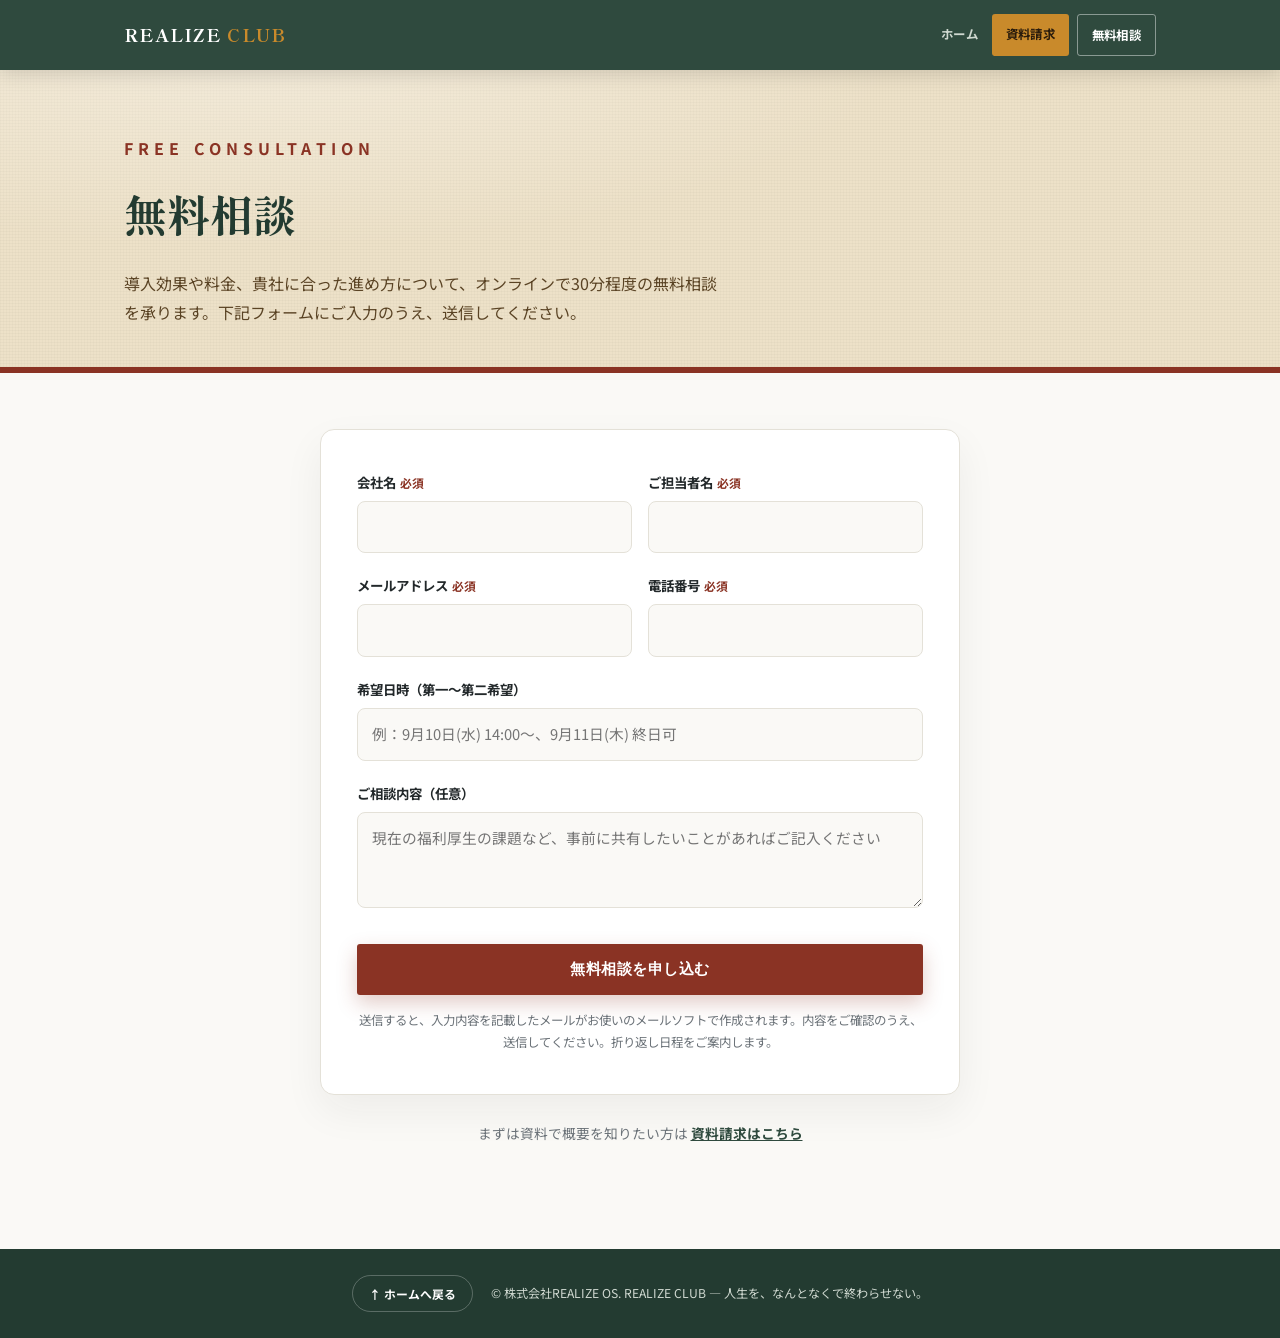
<file: consultation.html>
<!doctype html>
<html lang="ja"><head><meta charset="utf-8">
<meta name="viewport" content="width=device-width,initial-scale=1,viewport-fit=cover">
<meta name="description" content="REALIZE CLUBの無料相談（オンライン30分）を予約できます。">
<meta name="theme-color" content="#2f4a3e">
<title>無料相談 | REALIZE CLUB</title>
<link rel="preconnect" href="https://fonts.googleapis.com">
<link rel="preconnect" href="https://fonts.gstatic.com" crossorigin>
<link href="https://fonts.googleapis.com/css2?family=Shippori+Mincho+B1:wght@500;700;800&family=Noto+Sans+JP:wght@400;500;700;900&display=swap" rel="stylesheet">
<link rel="stylesheet" href="assets/site.css">
</head>

<body>

<header class="siteheader">
  <div class="in">
    <a class="logo" href="realize-club.html">REALIZE <span>CLUB</span></a>
    <div class="ctas">
      <a class="cta home" href="realize-club.html">ホーム</a>
      <a class="cta doc" href="document-request.html">資料請求</a>
      <a class="cta talk" href="consultation.html">無料相談</a>
    </div>
  </div>
</header>

<section class="page-hero">
  <div class="wrap">
    <p class="eyebrow">FREE CONSULTATION</p>
    <h1>無料相談</h1>
    <p>導入効果や料金、貴社に合った進め方について、オンラインで30分程度の無料相談を承ります。下記フォームにご入力のうえ、送信してください。</p>
  </div>
</section>

<section class="form-wrap modern">
  <div class="wrap">
    <form class="form-card" id="talk-form">
      <div class="field-row">
        <div class="field">
          <label for="company">会社名<span class="req">必須</span></label>
          <input type="text" id="company" name="company" required autocomplete="organization">
        </div>
        <div class="field">
          <label for="name">ご担当者名<span class="req">必須</span></label>
          <input type="text" id="name" name="name" required autocomplete="name">
        </div>
      </div>
      <div class="field-row">
        <div class="field">
          <label for="email">メールアドレス<span class="req">必須</span></label>
          <input type="email" id="email" name="email" required autocomplete="email">
        </div>
        <div class="field">
          <label for="tel">電話番号<span class="req">必須</span></label>
          <input type="tel" id="tel" name="tel" required autocomplete="tel">
        </div>
      </div>
      <div class="field">
        <label for="datetime">希望日時（第一〜第二希望）</label>
        <input type="text" id="datetime" name="datetime" placeholder="例：9月10日(水) 14:00〜、9月11日(木) 終日可">
      </div>
      <div class="field">
        <label for="message">ご相談内容（任意）</label>
        <textarea id="message" name="message" placeholder="現在の福利厚生の課題など、事前に共有したいことがあればご記入ください"></textarea>
      </div>
      <div class="form-actions">
        <button type="submit" class="btn btn-primary">無料相談を申し込む</button>
      </div>
      <p class="form-note">送信すると、入力内容を記載したメールがお使いのメールソフトで作成されます。内容をご確認のうえ、送信してください。折り返し日程をご案内します。</p>
    </form>
    <p class="cross-link">まずは資料で概要を知りたい方は <a href="document-request.html">資料請求はこちら</a></p>
  </div>
</section>

<footer>
  <div class="wrap footer-in">
    <a class="home-btn" href="realize-club.html">↑ ホームへ戻る</a>
    <p style="margin:0">© 株式会社REALIZE OS. REALIZE CLUB — 人生を、なんとなくで終わらせない。</p>
  </div>
</footer>

<script>
document.getElementById('talk-form').addEventListener('submit', function(e){
  e.preventDefault();
  var f = e.target;
  var lines = [
    '会社名：' + f.company.value,
    'ご担当者名：' + f.name.value,
    'メールアドレス：' + f.email.value,
    '電話番号：' + f.tel.value,
    '希望日時：' + (f.datetime.value || '未記入'),
    'ご相談内容：' + (f.message.value || 'なし')
  ];
  var subject = encodeURIComponent('【無料相談申込】REALIZE CLUB');
  var body = encodeURIComponent(lines.join('\n'));
  window.location.href = 'mailto:info@realize-os.co.jp?subject=' + subject + '&body=' + body;
});
</script>

</body></html>
</file>
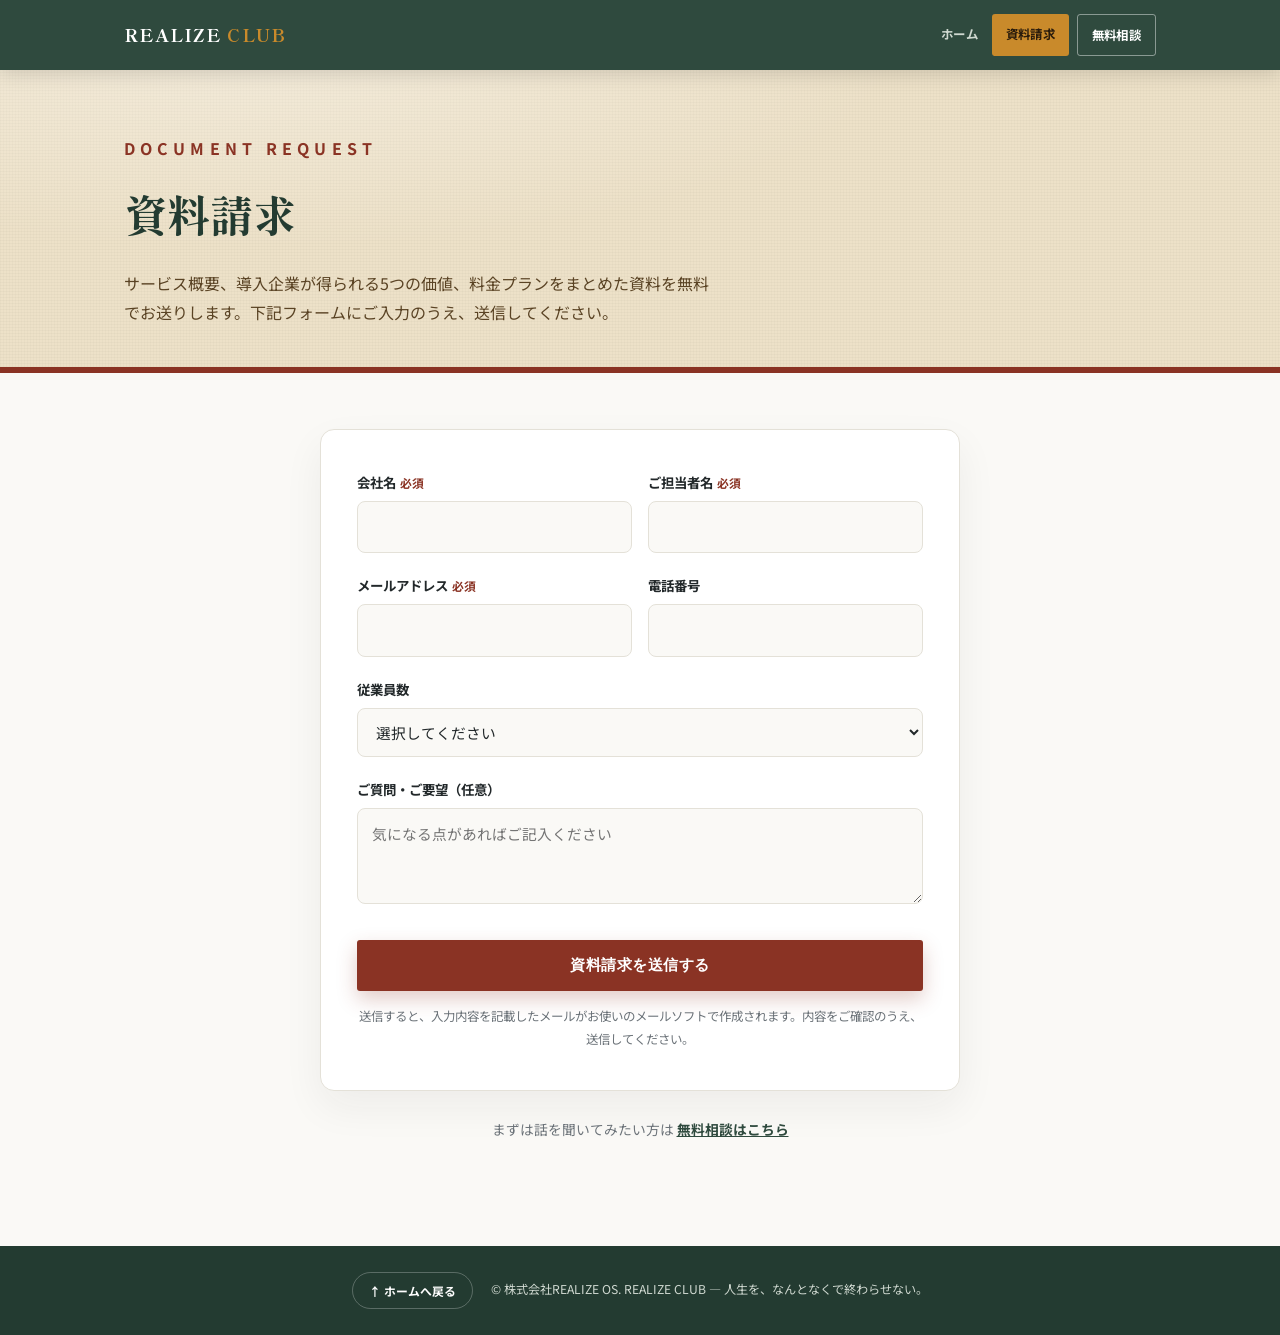
<file: document-request.html>
<!doctype html>
<html lang="ja"><head><meta charset="utf-8">
<meta name="viewport" content="width=device-width,initial-scale=1,viewport-fit=cover">
<meta name="description" content="REALIZE CLUBのサービス資料を無料でお送りします。">
<meta name="theme-color" content="#2f4a3e">
<title>資料請求 | REALIZE CLUB</title>
<link rel="preconnect" href="https://fonts.googleapis.com">
<link rel="preconnect" href="https://fonts.gstatic.com" crossorigin>
<link href="https://fonts.googleapis.com/css2?family=Shippori+Mincho+B1:wght@500;700;800&family=Noto+Sans+JP:wght@400;500;700;900&display=swap" rel="stylesheet">
<link rel="stylesheet" href="assets/site.css">
</head>

<body>

<header class="siteheader">
  <div class="in">
    <a class="logo" href="realize-club.html">REALIZE <span>CLUB</span></a>
    <div class="ctas">
      <a class="cta home" href="realize-club.html">ホーム</a>
      <a class="cta doc" href="document-request.html">資料請求</a>
      <a class="cta talk" href="consultation.html">無料相談</a>
    </div>
  </div>
</header>

<section class="page-hero">
  <div class="wrap">
    <p class="eyebrow">DOCUMENT REQUEST</p>
    <h1>資料請求</h1>
    <p>サービス概要、導入企業が得られる5つの価値、料金プランをまとめた資料を無料でお送りします。下記フォームにご入力のうえ、送信してください。</p>
  </div>
</section>

<section class="form-wrap modern">
  <div class="wrap">
    <form class="form-card" id="doc-form">
      <div class="field-row">
        <div class="field">
          <label for="company">会社名<span class="req">必須</span></label>
          <input type="text" id="company" name="company" required autocomplete="organization">
        </div>
        <div class="field">
          <label for="name">ご担当者名<span class="req">必須</span></label>
          <input type="text" id="name" name="name" required autocomplete="name">
        </div>
      </div>
      <div class="field-row">
        <div class="field">
          <label for="email">メールアドレス<span class="req">必須</span></label>
          <input type="email" id="email" name="email" required autocomplete="email">
        </div>
        <div class="field">
          <label for="tel">電話番号</label>
          <input type="tel" id="tel" name="tel" autocomplete="tel">
        </div>
      </div>
      <div class="field">
        <label for="employees">従業員数</label>
        <select id="employees" name="employees">
          <option value="">選択してください</option>
          <option>1〜9名</option>
          <option>10〜49名</option>
          <option>50〜99名</option>
          <option>100〜299名</option>
          <option>300名以上</option>
        </select>
      </div>
      <div class="field">
        <label for="message">ご質問・ご要望（任意）</label>
        <textarea id="message" name="message" placeholder="気になる点があればご記入ください"></textarea>
      </div>
      <div class="form-actions">
        <button type="submit" class="btn btn-primary">資料請求を送信する</button>
      </div>
      <p class="form-note">送信すると、入力内容を記載したメールがお使いのメールソフトで作成されます。内容をご確認のうえ、送信してください。</p>
    </form>
    <p class="cross-link">まずは話を聞いてみたい方は <a href="consultation.html">無料相談はこちら</a></p>
  </div>
</section>

<footer>
  <div class="wrap footer-in">
    <a class="home-btn" href="realize-club.html">↑ ホームへ戻る</a>
    <p style="margin:0">© 株式会社REALIZE OS. REALIZE CLUB — 人生を、なんとなくで終わらせない。</p>
  </div>
</footer>

<script>
document.getElementById('doc-form').addEventListener('submit', function(e){
  e.preventDefault();
  var f = e.target;
  var lines = [
    '会社名：' + f.company.value,
    'ご担当者名：' + f.name.value,
    'メールアドレス：' + f.email.value,
    '電話番号：' + (f.tel.value || '未記入'),
    '従業員数：' + (f.employees.value || '未記入'),
    'ご質問・ご要望：' + (f.message.value || 'なし')
  ];
  var subject = encodeURIComponent('【資料請求】REALIZE CLUB');
  var body = encodeURIComponent(lines.join('\n'));
  window.location.href = 'mailto:info@realize-os.co.jp?subject=' + subject + '&body=' + body;
});
</script>

</body></html>
</file>
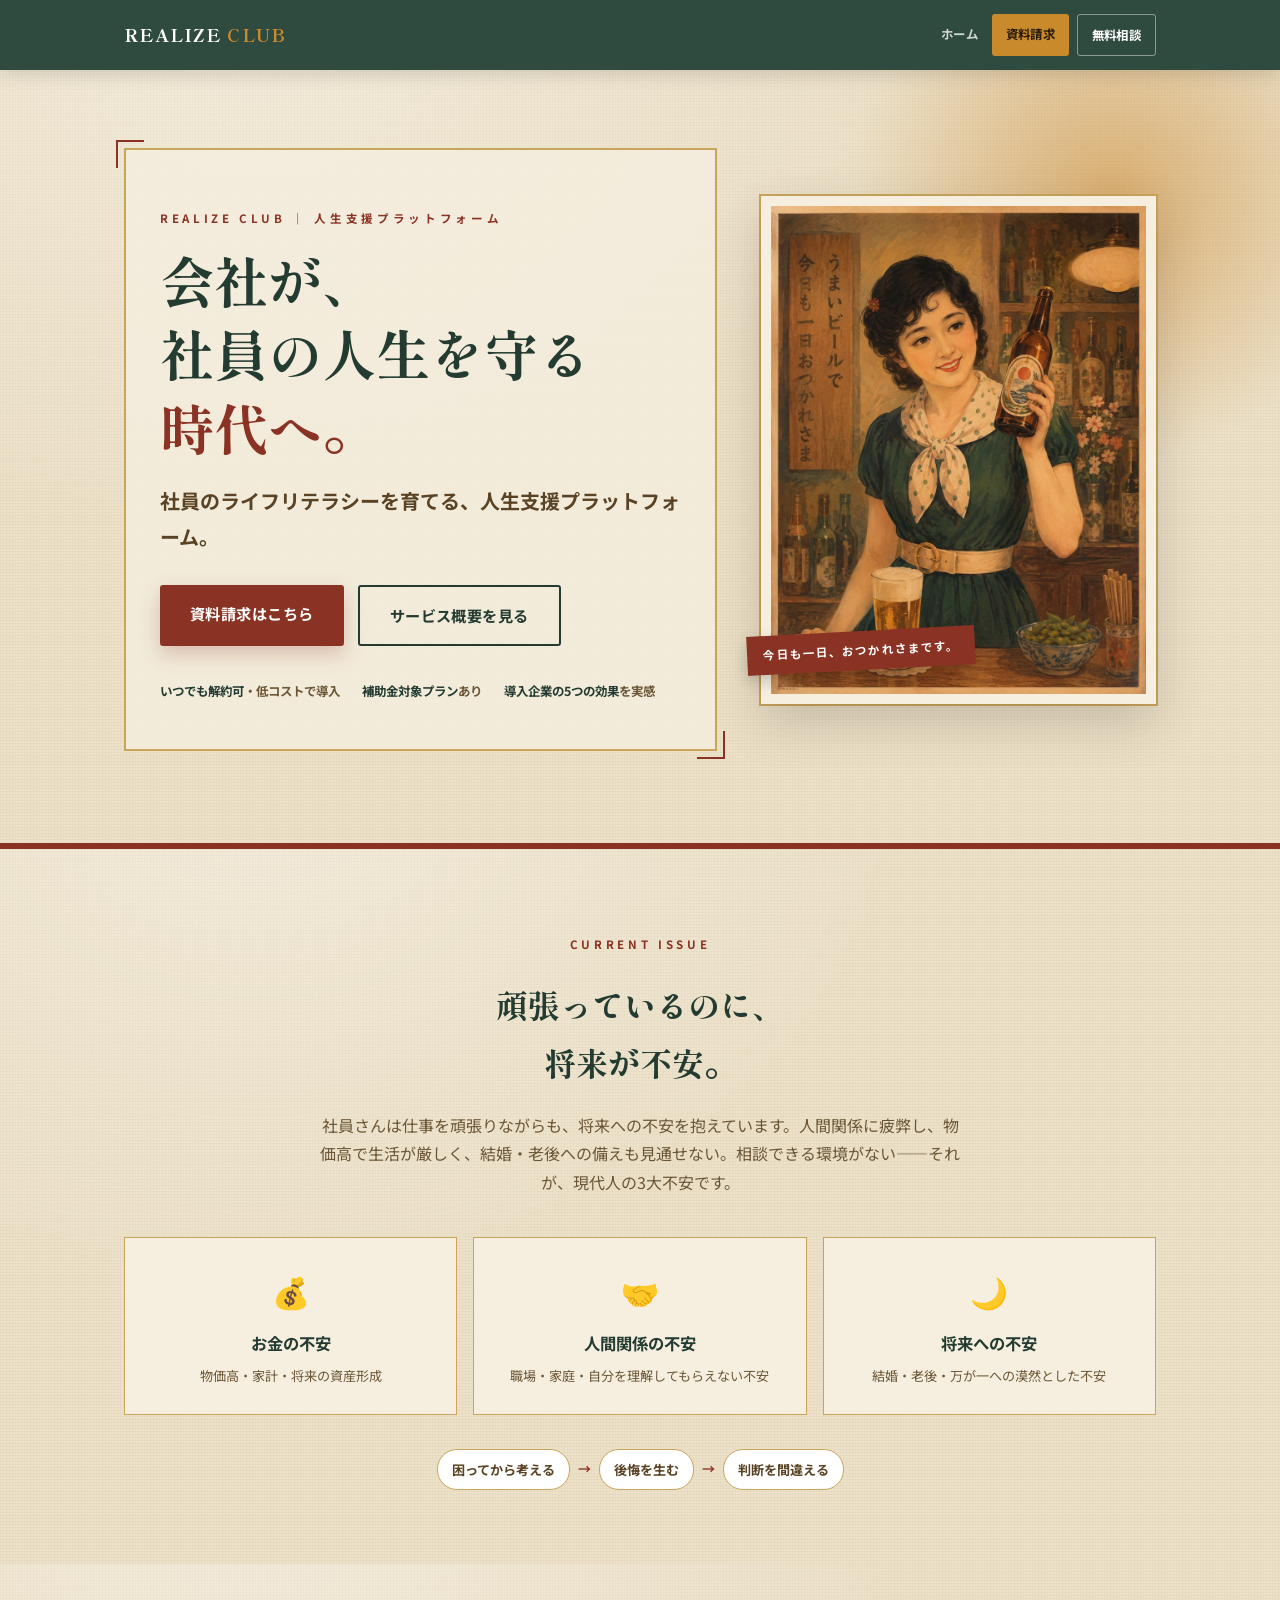
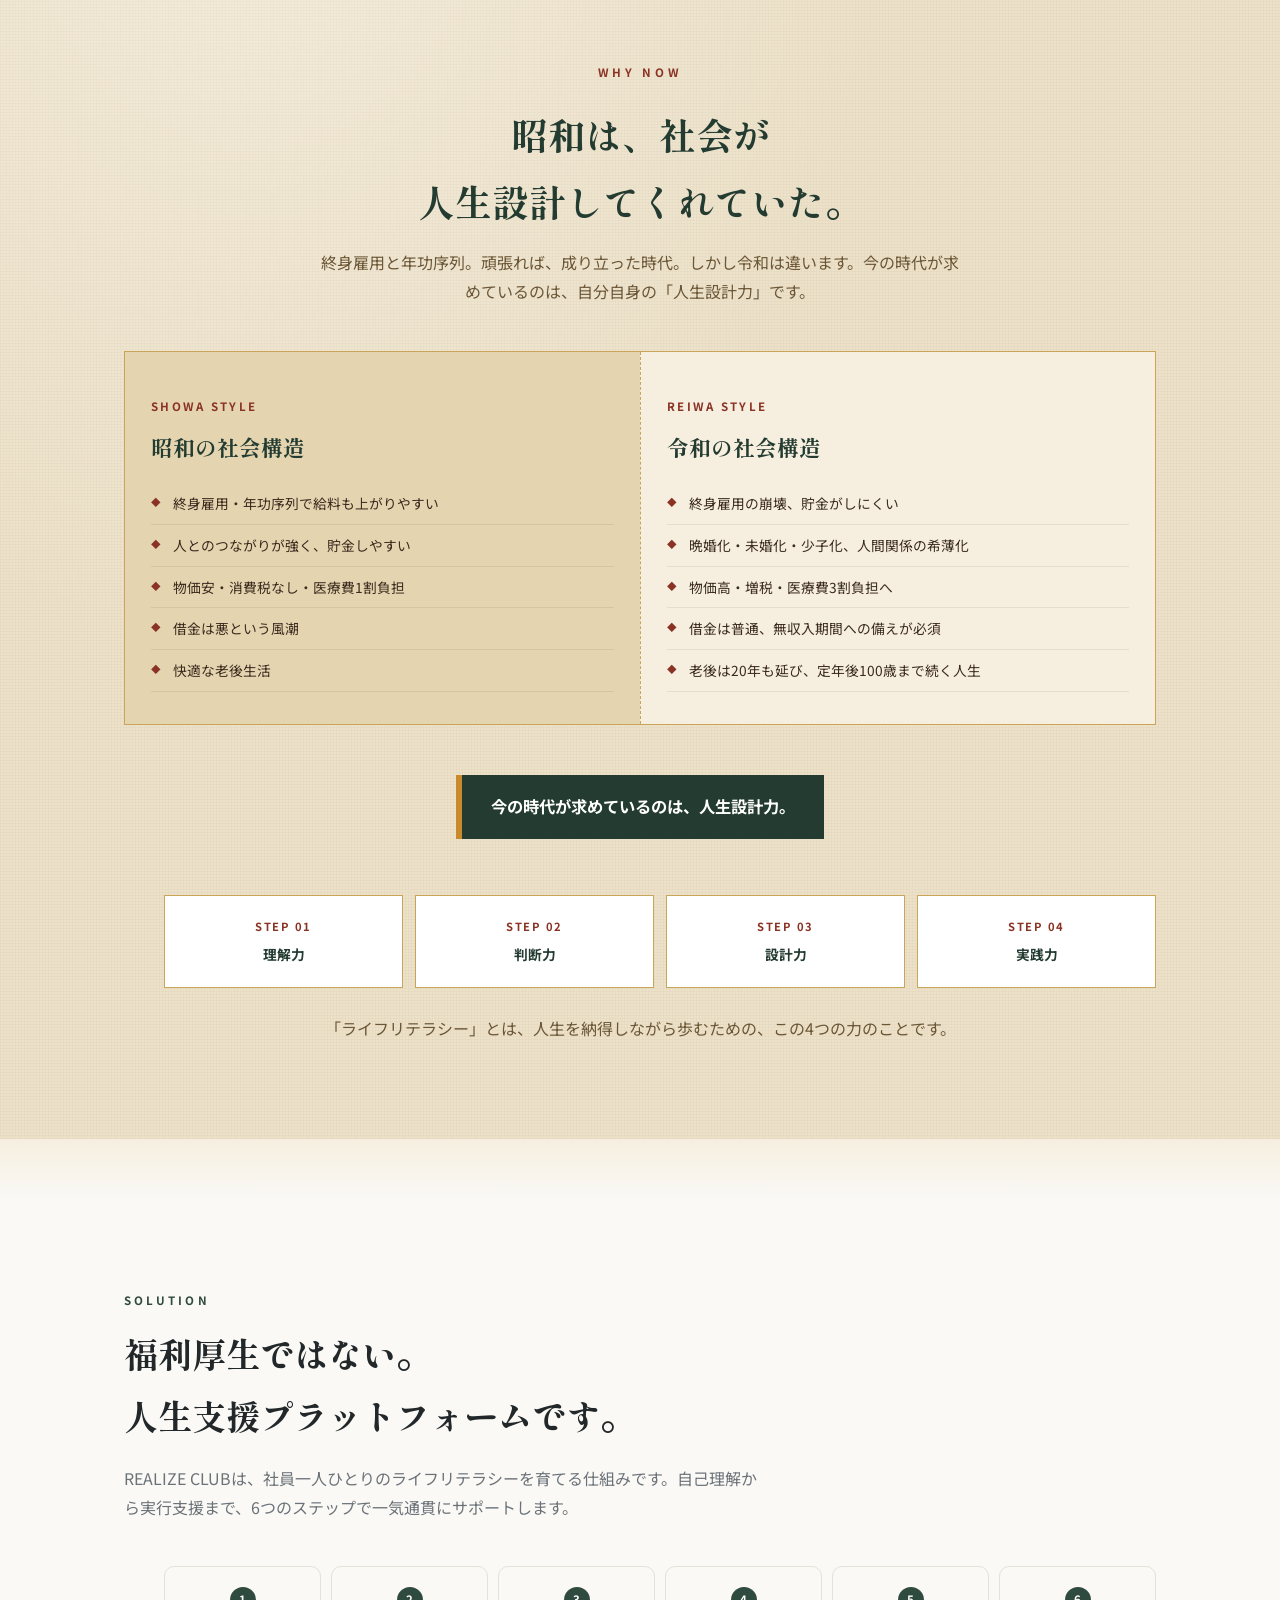
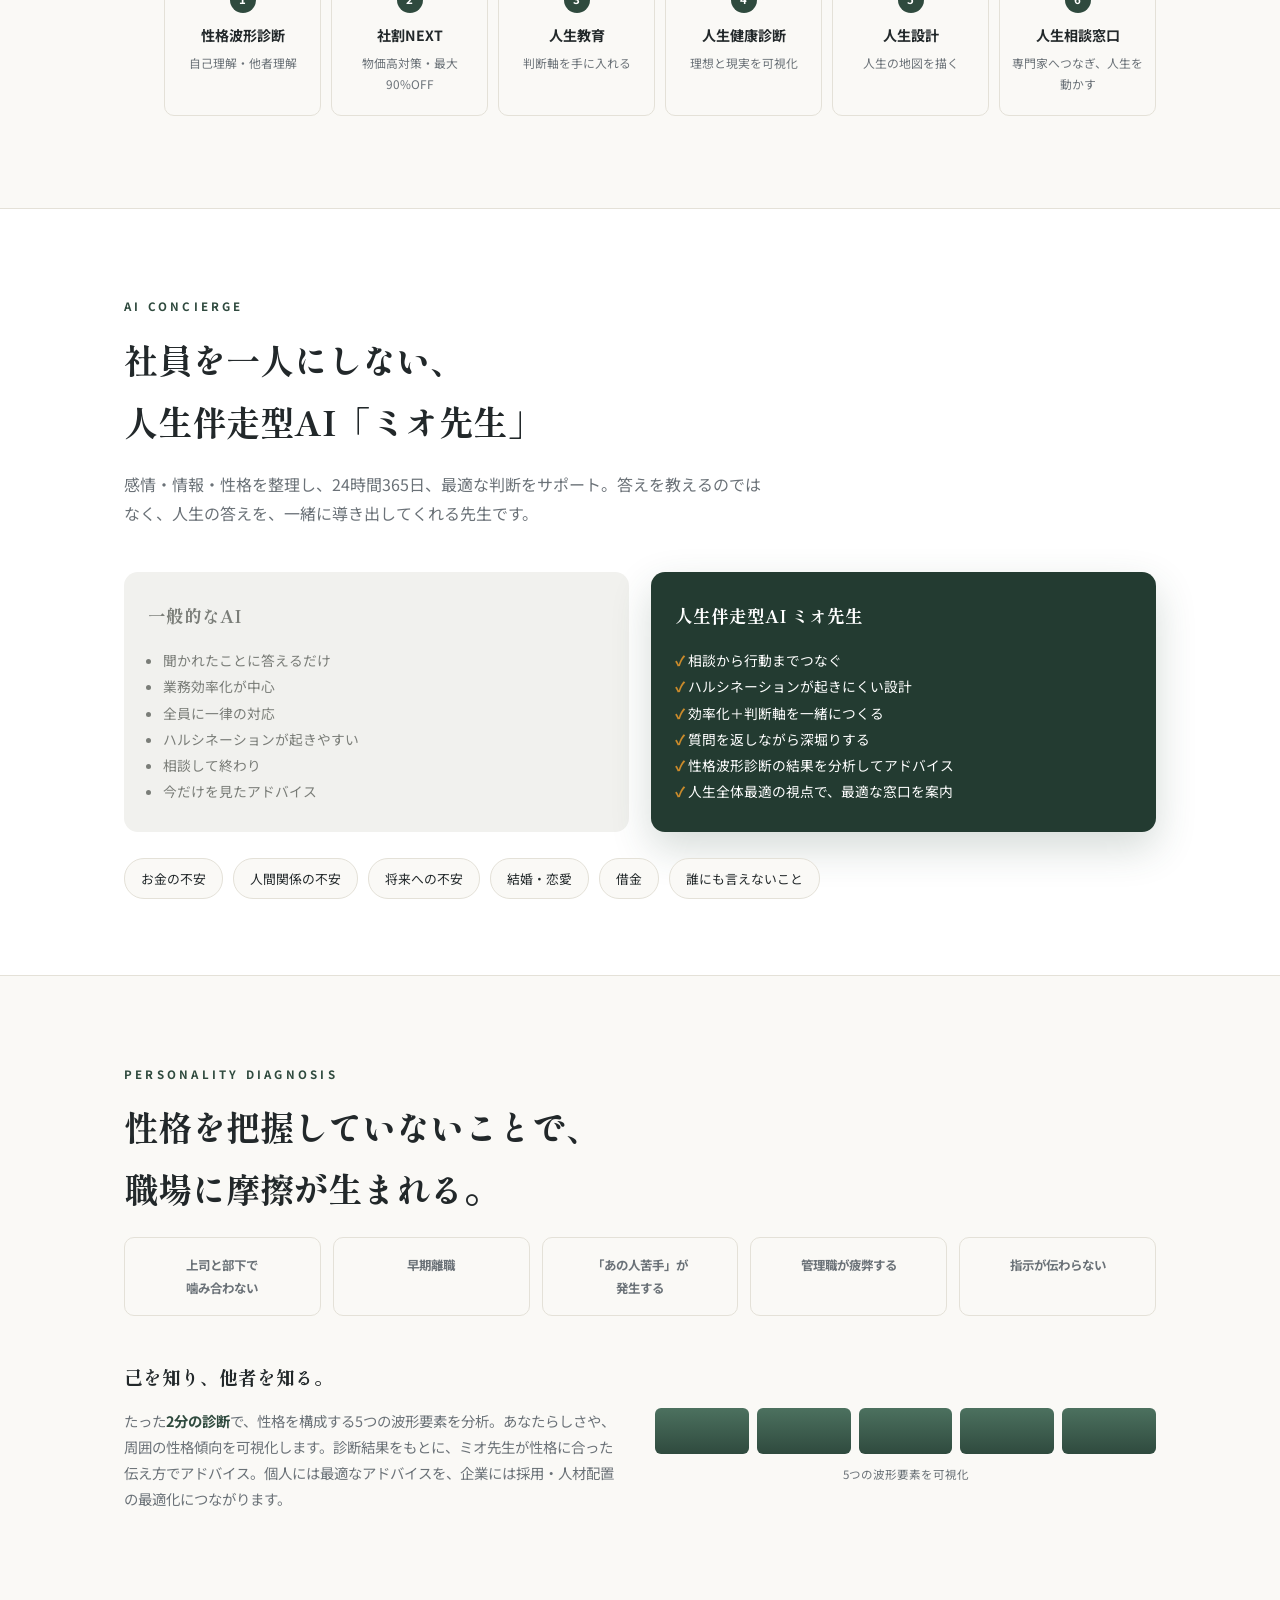
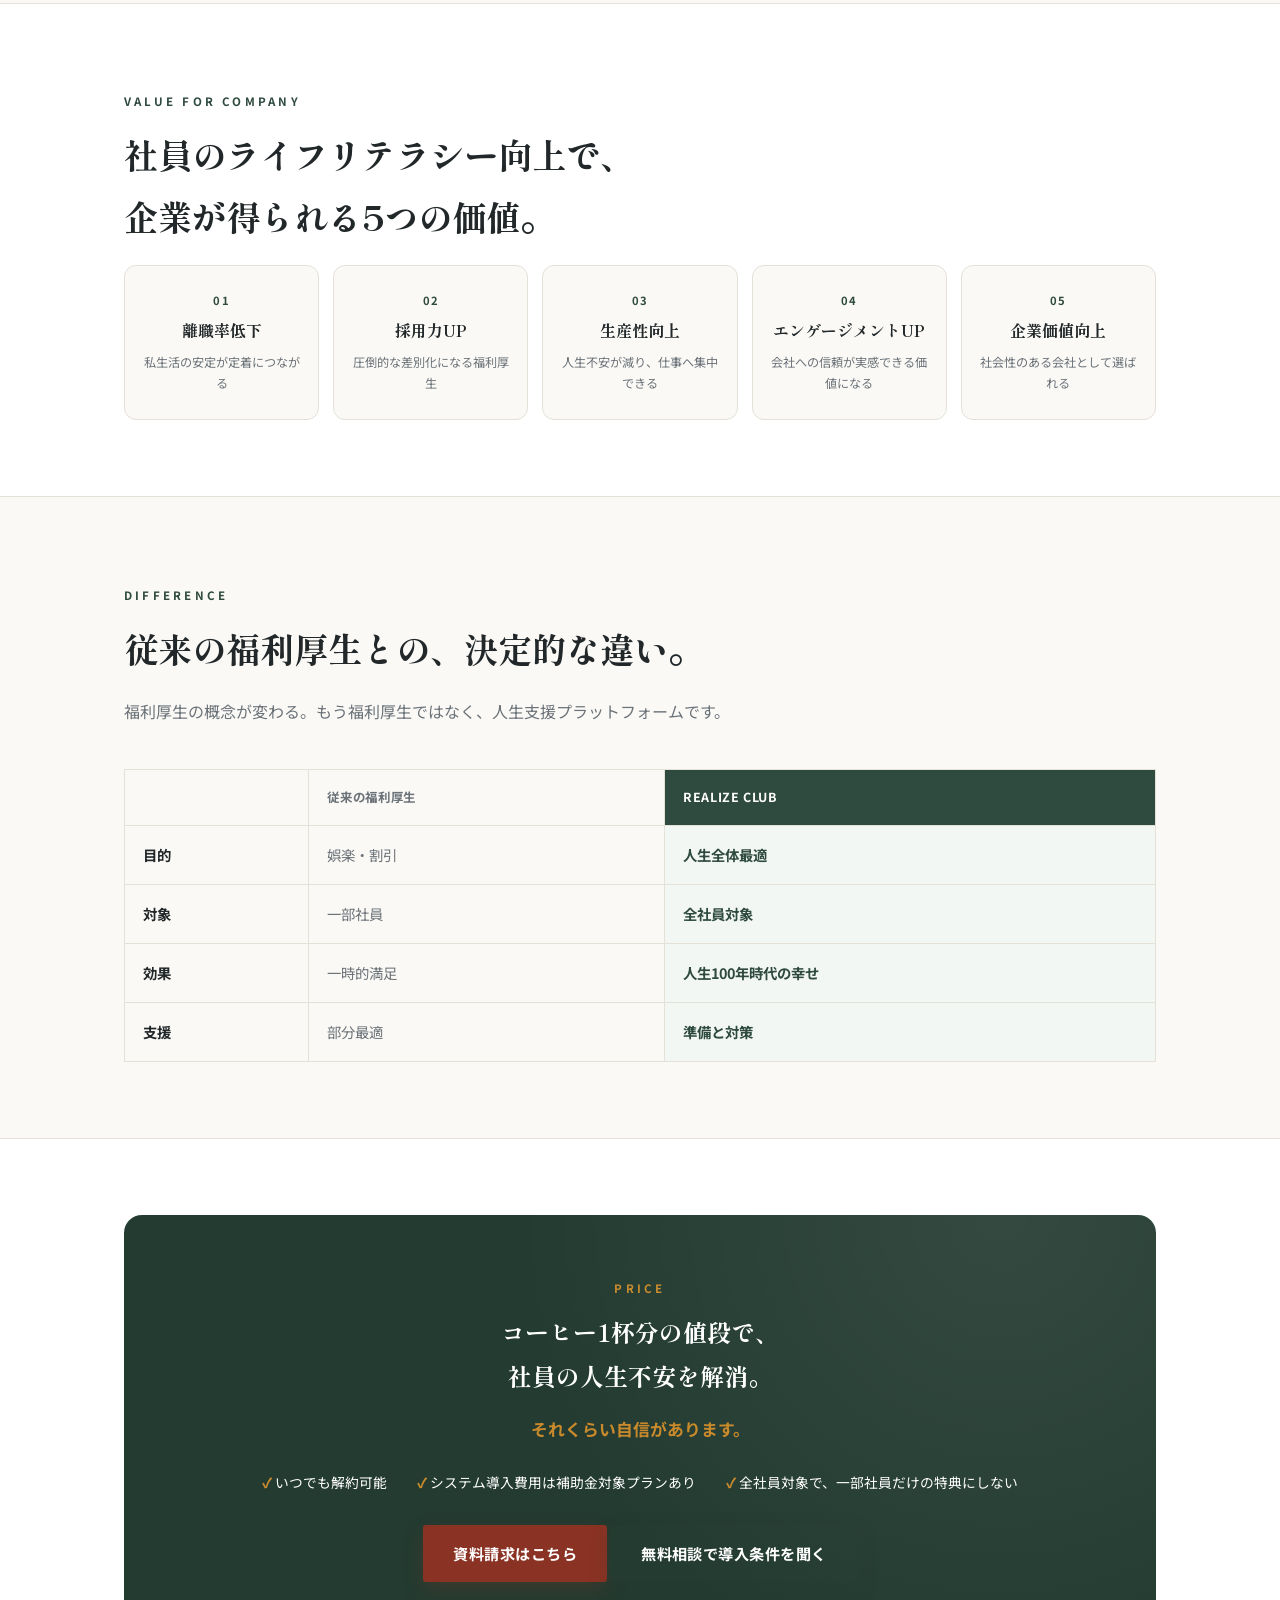
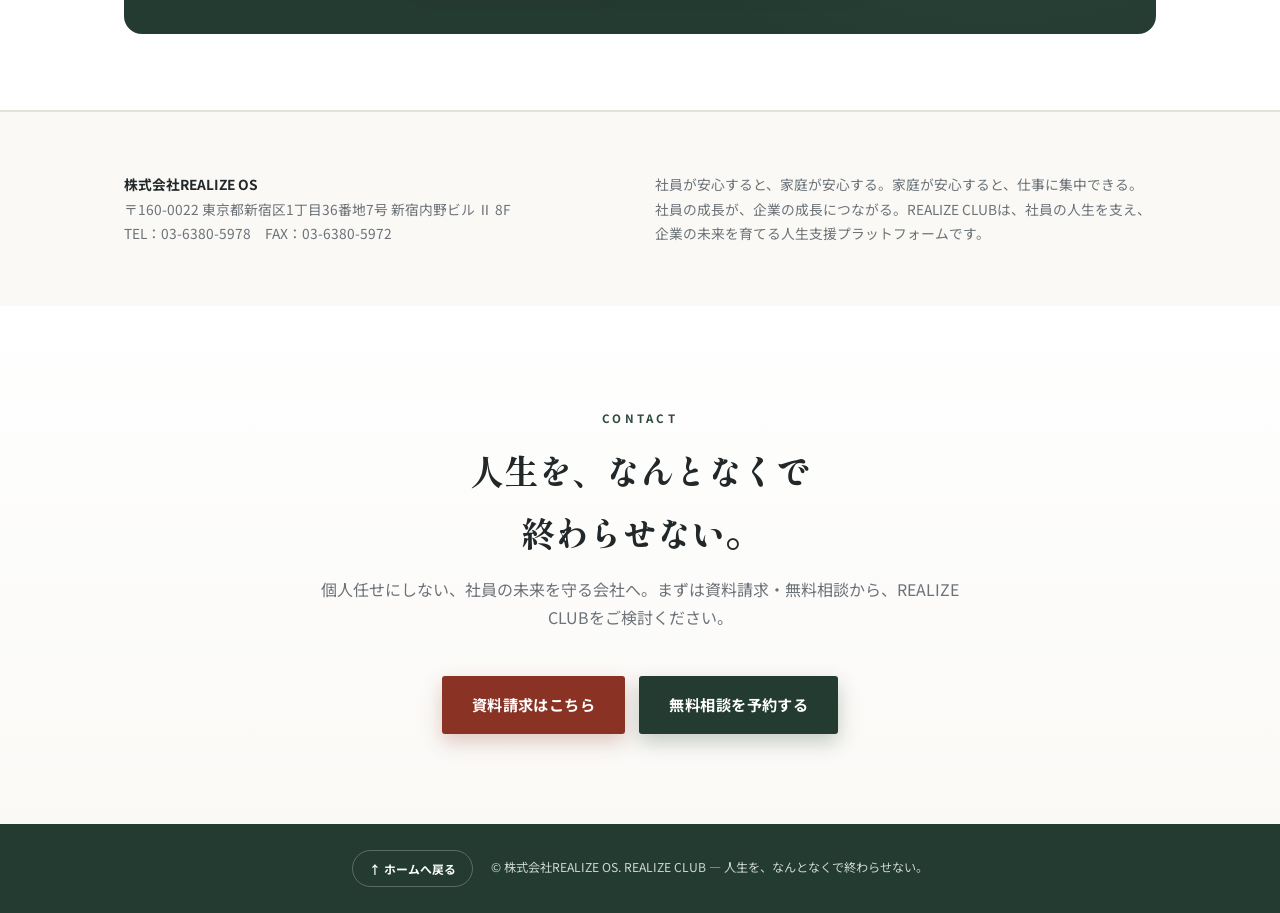
<file: realize-club.html>
<!doctype html>
<html lang="ja"><head><meta charset="utf-8">
<meta name="viewport" content="width=device-width,initial-scale=1,viewport-fit=cover">
<meta name="description" content="REALIZE CLUB｜社員のライフリテラシーを育てる、人生支援プラットフォーム。">
<meta name="theme-color" content="#2f4a3e">
<title>REALIZE CLUB | 会社が、社員の人生を守る時代へ。</title>
<link rel="preconnect" href="https://fonts.googleapis.com">
<link rel="preconnect" href="https://fonts.gstatic.com" crossorigin>
<link href="https://fonts.googleapis.com/css2?family=Shippori+Mincho+B1:wght@500;700;800&family=Noto+Sans+JP:wght@400;500;700;900&display=swap" rel="stylesheet">
<link rel="stylesheet" href="assets/site.css">
<style>
/* ===== 共通:昭和トーンの背景テクスチャ ===== */
.showa{
  background-color:var(--showa-bg);
  background-image:
    radial-gradient(ellipse at 20% -10%, #ffffff55 0%, transparent 45%),
    repeating-linear-gradient(0deg, #00000006 0 1px, transparent 1px 3px),
    repeating-linear-gradient(90deg, #00000005 0 1px, transparent 1px 3px);
  color:var(--showa-ink);
}
.showa .eyebrow{color:var(--enji)}

/* ===== ① HERO（昭和ポスター調） ===== */
.hero{position:relative;padding:78px 0 92px;overflow:hidden;border-bottom:6px solid var(--enji)}
.hero:before{content:"";position:absolute;right:-8%;top:-18%;width:60vmin;height:60vmin;
  border-radius:50%;background:radial-gradient(circle,#c9832688 0%,#c9832600 68%)}
.hero-grid{display:grid;grid-template-columns:1.2fr .8fr;gap:44px;align-items:center}
.hero .frame{border:2px solid var(--showa-line);padding:46px 34px;position:relative;
  background:#f6efe0cc}
.hero .frame:before,.hero .frame:after{content:"";position:absolute;width:26px;height:26px;
  border:2px solid var(--enji)}
.hero .frame:before{top:-10px;left:-10px;border-right:0;border-bottom:0}
.hero .frame:after{bottom:-10px;right:-10px;border-left:0;border-top:0}
.hero .eyebrow{color:var(--enji);margin-bottom:14px}
.hero-visual{position:relative}
.hero-visual .picframe{position:relative;border:10px solid var(--paper);
  box-shadow:0 18px 46px #3b2a1e33,0 0 0 2px var(--showa-line);background:var(--paper)}
.hero-visual img{width:100%;display:block}
.hero-visual .tag{position:absolute;left:-14px;bottom:22px;background:var(--enji);color:#fff;
  font-weight:700;font-size:.72rem;letter-spacing:.1em;padding:9px 16px;
  box-shadow:0 6px 16px #0003;transform:rotate(-3deg)}
.hero h1{font-size:clamp(2rem,5.4vw,3.4rem);line-height:1.35;margin:0 0 20px;color:var(--green-d)}
.hero h1 em{display:block;font-style:normal;color:var(--enji)}
.hero .sub{font-size:clamp(1rem,2vw,1.25rem);font-weight:700;color:#5a4324;margin:0 0 30px}
.hero .ctarow{display:flex;flex-wrap:wrap;gap:14px}
.hero .badge{margin-top:34px;display:flex;flex-wrap:wrap;gap:10px 22px;font-size:.78rem;
  color:#6b5636;font-weight:700}
.hero .badge b{color:var(--green-d)}

/* ===== ② PROBLEM ===== */
.problem{padding:74px 0}
.center{text-align:center}
.lead-xl{font-size:clamp(1.4rem,3vw,2rem);font-weight:800;margin:.3em 0 .6em;color:var(--green-d)}
.sub-l{color:#6b5636;font-size:1rem;max-width:640px;margin:0 auto 40px}
.anx-grid{display:grid;grid-template-columns:repeat(3,1fr);gap:16px;margin:0 0 34px}
.anx-card{background:var(--paper);border:1px solid var(--showa-line);padding:26px 18px;text-align:center}
.anx-card .ic{font-size:1.9rem;margin-bottom:10px}
.anx-card b{display:block;color:var(--green-d);font-size:1.02rem;margin-bottom:6px}
.anx-card p{margin:0;font-size:.82rem;color:#6b5636}
.chain{display:flex;flex-wrap:wrap;gap:8px;justify-content:center;font-size:.82rem;font-weight:700;color:#5a4324}
.chain span{background:#fff;border:1px solid var(--showa-line);padding:8px 14px;border-radius:20px}
.chain .arrow{border:0;background:none;color:var(--enji);padding:8px 0}

/* ===== ③ 昭和 vs 令和（トーン転換の要） ===== */
.era{padding:86px 0 96px;position:relative}
.era .head{text-align:center;margin-bottom:46px}
.era h2{font-size:clamp(1.6rem,3.4vw,2.3rem);color:var(--green-d);margin:.2em 0}
.era-grid{display:grid;grid-template-columns:1fr 1fr;gap:0;border:1px solid var(--showa-line);
  background:#fff}
.era-col{padding:32px 26px}
.era-col.old{background:var(--showa-bg2)}
.era-col.new{background:var(--paper);border-left:1px dashed var(--showa-line)}
.era-col h3{margin:0 0 6px;font-size:1.35rem;color:var(--green-d)}
.era-col .yr{font-size:.72rem;letter-spacing:.2em;font-weight:700;color:var(--enji)}
.era-col ul{list-style:none;margin:16px 0 0;padding:0;font-size:.86rem}
.era-col li{padding:8px 0 8px 22px;position:relative;border-bottom:1px solid #00000012}
.era-col li:before{content:"◆";position:absolute;left:0;font-size:.6rem;top:11px;color:var(--enji)}
.era-note{text-align:center;margin-top:34px}
.statement{display:inline-block;background:var(--green-d);color:#fff;font-weight:700;
  padding:1.05em 1.8em;border-left:6px solid var(--mustard);font-size:1.02rem}

/* リテラシー4段階 */
.steps4{display:grid;grid-template-columns:repeat(4,1fr);gap:12px;margin-top:40px}
.steps4 li{list-style:none;background:#fff;border:1px solid var(--showa-line);text-align:center;
  padding:20px 10px;font-weight:700;color:var(--green-d);font-size:.86rem;position:relative}
.steps4 li span{display:block;color:var(--enji);font-size:.7rem;letter-spacing:.15em;margin-bottom:6px}

/* ===== ここからモダントーンへ ===== */
.modern-transition{height:64px;background:linear-gradient(180deg,var(--paper),var(--modern-bg))}

/* 6ステップ */
.step-flow{display:grid;grid-template-columns:repeat(6,1fr);gap:10px}
.step-flow li{list-style:none;background:var(--modern-bg);border:1px solid var(--modern-line);
  border-radius:10px;padding:20px 12px;text-align:center;position:relative}
.step-flow li .num{width:26px;height:26px;border-radius:50%;background:var(--accent);color:#fff;
  font-size:.72rem;font-weight:700;display:flex;align-items:center;justify-content:center;margin:0 auto 10px}
.step-flow li b{display:block;font-size:.88rem;color:var(--modern-ink);margin-bottom:4px}
.step-flow li p{margin:0;font-size:.74rem;color:var(--modern-muted)}

/* AI比較 */
.ai-wrap{display:grid;grid-template-columns:1fr 1fr;gap:22px;align-items:stretch}
.ai-card{border-radius:14px;padding:28px 24px}
.ai-card.general{background:#f1f1ee;color:#7a7d78}
.ai-card.mio{background:var(--green-d);color:#fff;box-shadow:0 16px 40px #2f4a3e33}
.ai-card h3{margin:0 0 16px;font-size:1.1rem}
.ai-card ul{margin:0;padding-left:1.1em;font-size:.86rem;line-height:1.9}
.ai-card.mio ul{padding-left:0;list-style:none}
.ai-card.mio li:before{content:"✓ ";color:var(--mustard);font-weight:900}
.ai-topics{margin-top:26px;display:flex;flex-wrap:wrap;gap:10px}
.ai-topics span{background:var(--modern-bg);border:1px solid var(--modern-line);border-radius:20px;
  padding:8px 16px;font-size:.8rem}

/* 診断・摩擦グリッド */
.friction-grid{display:grid;grid-template-columns:repeat(5,1fr);gap:12px;margin-bottom:44px}
.friction-grid div{background:var(--modern-bg);border:1px solid var(--modern-line);border-radius:10px;
  padding:16px 10px;text-align:center;font-size:.78rem;color:var(--modern-muted);font-weight:700}
.diag-box{display:grid;grid-template-columns:1fr 1fr;gap:30px;align-items:center}
.diag-box .txt b{color:var(--accent)}
.wave5{display:flex;gap:8px;margin-top:18px}
.wave5 span{flex:1;height:46px;border-radius:6px;background:linear-gradient(180deg,var(--accent-l),var(--accent))}

/* 5つの価値 */
.value5{display:grid;grid-template-columns:repeat(5,1fr);gap:14px}
.value5 article{background:var(--modern-bg);border:1px solid var(--modern-line);border-radius:12px;
  padding:24px 14px;text-align:center}
.value5 .n{font-size:.7rem;color:var(--accent);font-weight:700;letter-spacing:.1em}
.value5 h3{margin:.4em 0;font-size:1rem}
.value5 p{margin:0;font-size:.76rem;color:var(--modern-muted)}

/* 比較表 */
.cmp{width:100%;border-collapse:collapse;font-size:.9rem}
.cmp th,.cmp td{border:1px solid var(--modern-line);padding:16px 18px;text-align:left}
.cmp thead th{background:var(--modern-bg);font-weight:700;color:var(--modern-muted);font-size:.78rem;
  letter-spacing:.05em}
.cmp td.old{color:var(--modern-muted)}
.cmp td.new{color:var(--accent);font-weight:700;background:#f3f7f4}
.cmp th.new-h{color:#fff;background:var(--accent)}

/* 料金 */
.price{background:var(--green-d);color:#fff;border-radius:18px;padding:52px 40px;text-align:center;
  position:relative;overflow:hidden}
.price:before{content:"";position:absolute;inset:0;background:
  radial-gradient(circle at 85% 0%,#ffffff14 0%,transparent 50%)}
.price h2{position:relative;color:#fff;margin:0 0 10px}
.price .copy{position:relative;font-size:1.05rem;font-weight:700;color:var(--mustard);margin-bottom:26px}
.price ul{position:relative;list-style:none;padding:0;display:flex;flex-wrap:wrap;gap:14px 30px;
  justify-content:center;font-size:.86rem;margin:0 0 30px}
.price ul li:before{content:"✓ ";color:var(--mustard);font-weight:900}

/* 会社情報 */
.company{padding:60px 0;border-top:1px solid var(--modern-line)}
.company .grid{display:grid;grid-template-columns:1fr 1fr;gap:30px;font-size:.86rem;color:var(--modern-muted)}
.company b{color:var(--modern-ink)}

/* 最終CTA */
.final{padding:90px 0;text-align:center;background:linear-gradient(180deg,#fff,var(--modern-bg))}
.final .m-h2{margin-bottom:.3em}
.final .m-lead{margin-left:auto;margin-right:auto}
.final .ctarow{display:flex;flex-wrap:wrap;gap:14px;justify-content:center}

/* ===== レスポンシブ ===== */
@media(max-width:880px){
  .anx-grid,.friction-grid,.value5,.step-flow{grid-template-columns:repeat(2,1fr)}
  .steps4{grid-template-columns:repeat(2,1fr)}
  .hero-grid{grid-template-columns:1fr;gap:30px}
  .hero-visual{max-width:340px;margin:0 auto}
  .era-grid{grid-template-columns:1fr}
  .era-col.new{border-left:0;border-top:1px dashed var(--showa-line)}
  .ai-wrap{grid-template-columns:1fr}
  .diag-box{grid-template-columns:1fr}
  .company .grid{grid-template-columns:1fr}
  .cmp{font-size:.8rem}
  .cmp th,.cmp td{padding:12px 10px}
}
@media(max-width:560px){
  .anx-grid,.friction-grid,.value5,.step-flow,.steps4{grid-template-columns:1fr}
  .hero .frame{padding:34px 20px}
  .price{padding:38px 22px}
}
</style></head>

<body>

<header class="siteheader">
  <div class="in">
    <a class="logo" href="#top">REALIZE <span>CLUB</span></a>
    <div class="ctas">
      <a class="cta home" href="#top">ホーム</a>
      <a class="cta doc" href="document-request.html">資料請求</a>
      <a class="cta talk" href="consultation.html">無料相談</a>
    </div>
  </div>
</header>

<!-- ① HERO -->
<section class="hero showa" id="top">
  <div class="wrap hero-grid">
    <div class="frame">
      <p class="eyebrow">REALIZE CLUB ｜ 人生支援プラットフォーム</p>
      <h1>会社が、<br>社員の人生を守る<em>時代へ。</em></h1>
      <p class="sub">社員のライフリテラシーを育てる、人生支援プラットフォーム。</p>
      <div class="ctarow">
        <a class="btn btn-primary" href="document-request.html">資料請求はこちら</a>
        <a class="btn btn-ghost" href="#solution">サービス概要を見る</a>
      </div>
      <div class="badge">
        <span><b>いつでも解約可</b>・低コストで導入</span>
        <span><b>補助金対象プラン</b>あり</span>
        <span><b>導入企業の5つの効果</b>を実感</span>
      </div>
    </div>
    <div class="hero-visual">
      <div class="picframe">
        <img src="assets/hero-showa.jpg" alt="昭和レトロな酒場で笑顔でビールを掲げる女性のイラスト">
      </div>
      <p class="tag">今日も一日、おつかれさまです。</p>
    </div>
  </div>
</section>

<!-- ② PROBLEM -->
<section class="problem showa">
  <div class="wrap center">
    <p class="eyebrow">CURRENT ISSUE</p>
    <h2 class="lead-xl">頑張っているのに、<br>将来が不安。</h2>
    <p class="sub-l">社員さんは仕事を頑張りながらも、将来への不安を抱えています。人間関係に疲弊し、物価高で生活が厳しく、結婚・老後への備えも見通せない。相談できる環境がない――それが、現代人の3大不安です。</p>
    <div class="anx-grid">
      <div class="anx-card"><div class="ic">💰</div><b>お金の不安</b><p>物価高・家計・将来の資産形成</p></div>
      <div class="anx-card"><div class="ic">🤝</div><b>人間関係の不安</b><p>職場・家庭・自分を理解してもらえない不安</p></div>
      <div class="anx-card"><div class="ic">🌙</div><b>将来への不安</b><p>結婚・老後・万が一への漠然とした不安</p></div>
    </div>
    <div class="chain">
      <span>困ってから考える</span><b class="arrow">→</b>
      <span>後悔を生む</span><b class="arrow">→</b>
      <span>判断を間違える</span>
    </div>
  </div>
</section>

<!-- ③ 昭和 vs 令和 -->
<section class="era showa">
  <div class="wrap">
    <div class="head">
      <p class="eyebrow">WHY NOW</p>
      <h2>昭和は、社会が<br>人生設計してくれていた。</h2>
      <p class="sub-l" style="margin-top:14px">終身雇用と年功序列。頑張れば、成り立った時代。しかし令和は違います。今の時代が求めているのは、自分自身の「人生設計力」です。</p>
    </div>
    <div class="era-grid">
      <div class="era-col old">
        <p class="yr">SHOWA STYLE</p>
        <h3>昭和の社会構造</h3>
        <ul>
          <li>終身雇用・年功序列で給料も上がりやすい</li>
          <li>人とのつながりが強く、貯金しやすい</li>
          <li>物価安・消費税なし・医療費1割負担</li>
          <li>借金は悪という風潮</li>
          <li>快適な老後生活</li>
        </ul>
      </div>
      <div class="era-col new">
        <p class="yr">REIWA STYLE</p>
        <h3>令和の社会構造</h3>
        <ul>
          <li>終身雇用の崩壊、貯金がしにくい</li>
          <li>晩婚化・未婚化・少子化、人間関係の希薄化</li>
          <li>物価高・増税・医療費3割負担へ</li>
          <li>借金は普通、無収入期間への備えが必須</li>
          <li>老後は20年も延び、定年後100歳まで続く人生</li>
        </ul>
      </div>
    </div>
    <div class="era-note">
      <p class="statement">今の時代が求めているのは、人生設計力。</p>
    </div>
    <ol class="steps4">
      <li><span>STEP 01</span>理解力</li>
      <li><span>STEP 02</span>判断力</li>
      <li><span>STEP 03</span>設計力</li>
      <li><span>STEP 04</span>実践力</li>
    </ol>
    <p class="sub-l center" style="margin:26px auto 0">「ライフリテラシー」とは、人生を納得しながら歩むための、この4つの力のことです。</p>
  </div>
</section>

<div class="modern-transition"></div>

<!-- ④ SOLUTION -->
<section class="section modern" id="solution">
  <div class="wrap">
    <p class="m-eyebrow">SOLUTION</p>
    <h2 class="m-h2">福利厚生ではない。<br>人生支援プラットフォームです。</h2>
    <p class="m-lead">REALIZE CLUBは、社員一人ひとりのライフリテラシーを育てる仕組みです。自己理解から実行支援まで、6つのステップで一気通貫にサポートします。</p>
    <ol class="step-flow">
      <li><div class="num">1</div><b>性格波形診断</b><p>自己理解・他者理解</p></li>
      <li><div class="num">2</div><b>社割NEXT</b><p>物価高対策・最大90%OFF</p></li>
      <li><div class="num">3</div><b>人生教育</b><p>判断軸を手に入れる</p></li>
      <li><div class="num">4</div><b>人生健康診断</b><p>理想と現実を可視化</p></li>
      <li><div class="num">5</div><b>人生設計</b><p>人生の地図を描く</p></li>
      <li><div class="num">6</div><b>人生相談窓口</b><p>専門家へつなぎ、人生を動かす</p></li>
    </ol>
  </div>
</section>

<!-- ⑤ AI ミオ先生 -->
<section class="section alt">
  <div class="wrap">
    <p class="m-eyebrow">AI CONCIERGE</p>
    <h2 class="m-h2">社員を一人にしない、<br>人生伴走型AI「ミオ先生」</h2>
    <p class="m-lead">感情・情報・性格を整理し、24時間365日、最適な判断をサポート。答えを教えるのではなく、人生の答えを、一緒に導き出してくれる先生です。</p>
    <div class="ai-wrap">
      <div class="ai-card general">
        <h3>一般的なAI</h3>
        <ul>
          <li>聞かれたことに答えるだけ</li>
          <li>業務効率化が中心</li>
          <li>全員に一律の対応</li>
          <li>ハルシネーションが起きやすい</li>
          <li>相談して終わり</li>
          <li>今だけを見たアドバイス</li>
        </ul>
      </div>
      <div class="ai-card mio">
        <h3>人生伴走型AI ミオ先生</h3>
        <ul>
          <li>相談から行動までつなぐ</li>
          <li>ハルシネーションが起きにくい設計</li>
          <li>効率化＋判断軸を一緒につくる</li>
          <li>質問を返しながら深堀りする</li>
          <li>性格波形診断の結果を分析してアドバイス</li>
          <li>人生全体最適の視点で、最適な窓口を案内</li>
        </ul>
      </div>
    </div>
    <div class="ai-topics">
      <span>お金の不安</span><span>人間関係の不安</span><span>将来への不安</span>
      <span>結婚・恋愛</span><span>借金</span><span>誰にも言えないこと</span>
    </div>
  </div>
</section>

<!-- ⑥ 性格波形診断 -->
<section class="section modern">
  <div class="wrap">
    <p class="m-eyebrow">PERSONALITY DIAGNOSIS</p>
    <h2 class="m-h2">性格を把握していないことで、<br>職場に摩擦が生まれる。</h2>
    <div class="friction-grid">
      <div>上司と部下で<br>噛み合わない</div>
      <div>早期離職</div>
      <div>「あの人苦手」が<br>発生する</div>
      <div>管理職が疲弊する</div>
      <div>指示が伝わらない</div>
    </div>
    <div class="diag-box">
      <div class="txt">
        <h3 style="margin:0 0 10px">己を知り、他者を知る。</h3>
        <p style="color:var(--modern-muted);font-size:.9rem">たった<b>2分の診断</b>で、性格を構成する5つの波形要素を分析。あなたらしさや、周囲の性格傾向を可視化します。診断結果をもとに、ミオ先生が性格に合った伝え方でアドバイス。個人には最適なアドバイスを、企業には採用・人材配置の最適化につながります。</p>
      </div>
      <div>
        <div class="wave5">
          <span></span><span style="animation-delay:.1s"></span><span></span><span></span><span></span>
        </div>
        <p style="font-size:.72rem;color:var(--modern-muted);text-align:center;margin-top:10px">5つの波形要素を可視化</p>
      </div>
    </div>
  </div>
</section>

<!-- ⑦ 企業が得られる5つの価値 -->
<section class="section alt">
  <div class="wrap">
    <p class="m-eyebrow">VALUE FOR COMPANY</p>
    <h2 class="m-h2">社員のライフリテラシー向上で、<br>企業が得られる5つの価値。</h2>
    <div class="value5">
      <article><p class="n">01</p><h3>離職率低下</h3><p>私生活の安定が定着につながる</p></article>
      <article><p class="n">02</p><h3>採用力UP</h3><p>圧倒的な差別化になる福利厚生</p></article>
      <article><p class="n">03</p><h3>生産性向上</h3><p>人生不安が減り、仕事へ集中できる</p></article>
      <article><p class="n">04</p><h3>エンゲージメントUP</h3><p>会社への信頼が実感できる価値になる</p></article>
      <article><p class="n">05</p><h3>企業価値向上</h3><p>社会性のある会社として選ばれる</p></article>
    </div>
  </div>
</section>

<!-- ⑧ 比較表 -->
<section class="section modern">
  <div class="wrap">
    <p class="m-eyebrow">DIFFERENCE</p>
    <h2 class="m-h2">従来の福利厚生との、決定的な違い。</h2>
    <p class="m-lead">福利厚生の概念が変わる。もう福利厚生ではなく、人生支援プラットフォームです。</p>
    <div style="overflow-x:auto">
    <table class="cmp">
      <thead><tr><th></th><th>従来の福利厚生</th><th class="new-h">REALIZE CLUB</th></tr></thead>
      <tbody>
        <tr><th>目的</th><td class="old">娯楽・割引</td><td class="new">人生全体最適</td></tr>
        <tr><th>対象</th><td class="old">一部社員</td><td class="new">全社員対象</td></tr>
        <tr><th>効果</th><td class="old">一時的満足</td><td class="new">人生100年時代の幸せ</td></tr>
        <tr><th>支援</th><td class="old">部分最適</td><td class="new">準備と対策</td></tr>
      </tbody>
    </table>
    </div>
  </div>
</section>

<!-- ⑨ 料金 -->
<section class="section alt">
  <div class="wrap">
    <div class="price">
      <p class="m-eyebrow" style="color:var(--mustard)">PRICE</p>
      <h2>コーヒー1杯分の値段で、<br>社員の人生不安を解消。</h2>
      <p class="copy">それくらい自信があります。</p>
      <ul>
        <li>いつでも解約可能</li>
        <li>システム導入費用は補助金対象プランあり</li>
        <li>全社員対象で、一部社員だけの特典にしない</li>
      </ul>
      <div class="ctarow" style="justify-content:center">
        <a class="btn btn-primary" href="document-request.html">資料請求はこちら</a>
        <a class="btn btn-secondary" href="consultation.html">無料相談で導入条件を聞く</a>
      </div>
    </div>
  </div>
</section>

<!-- ⑩ 会社情報 -->
<section class="company modern">
  <div class="wrap">
    <div class="grid">
      <div>
        <b>株式会社REALIZE OS</b><br>
        〒160-0022 東京都新宿区1丁目36番地7号 新宿内野ビル Ⅱ 8F<br>
        TEL：03-6380-5978　FAX：03-6380-5972
      </div>
      <div>
        社員が安心すると、家庭が安心する。家庭が安心すると、仕事に集中できる。社員の成長が、企業の成長につながる。REALIZE CLUBは、社員の人生を支え、企業の未来を育てる人生支援プラットフォームです。
      </div>
    </div>
  </div>
</section>

<!-- ⑪ 最終CTA -->
<section class="final" id="final">
  <div class="wrap">
    <p class="m-eyebrow">CONTACT</p>
    <h2 class="m-h2">人生を、なんとなくで<br>終わらせない。</h2>
    <p class="m-lead">個人任せにしない、社員の未来を守る会社へ。まずは資料請求・無料相談から、REALIZE CLUBをご検討ください。</p>
    <div class="ctarow">
      <a class="btn btn-primary" href="document-request.html">資料請求はこちら</a>
      <a class="btn btn-secondary" href="consultation.html">無料相談を予約する</a>
    </div>
  </div>
</section>

<footer>
  <div class="wrap footer-in">
    <a class="home-btn" href="#top">↑ ホームへ戻る</a>
    <p style="margin:0">© 株式会社REALIZE OS. REALIZE CLUB — 人生を、なんとなくで終わらせない。</p>
  </div>
</footer>

</body></html>
</file>
<file: assets/site.css>
/* ===== REALIZE CLUB — 共通スタイル（トークン／ヘッダー／ボタン／フッター） ===== */
:root{
  --showa-bg:#ede1c8;--showa-bg2:#e4d5b0;--showa-ink:#3b2a1e;--showa-line:#c9a55c;
  --green:#2f4a3e;--green-d:#233b31;--enji:#8a3324;--mustard:#c98a2b;
  --paper:#f6efe0;
  --modern-bg:#faf9f6;--modern-ink:#22282a;--modern-muted:#6b7278;--modern-line:#e4e1d8;
  --accent:#2f4a3e;--accent-l:#4c715f;
}
*{box-sizing:border-box}
html{scroll-behavior:smooth}
body{margin:0;background:var(--modern-bg);color:var(--modern-ink);
  font-family:"Noto Sans JP",sans-serif;line-height:1.8;-webkit-text-size-adjust:100%}
h1,h2,h3,.mincho{font-family:"Shippori Mincho B1",serif}
img{max-width:100%;display:block}
a{color:inherit}
.wrap{max-width:1080px;margin:0 auto;padding:0 24px}
.eyebrow{display:inline-block;font-size:.72rem;letter-spacing:.32em;font-weight:700}

/* ヘッダー */
.siteheader{position:sticky;top:0;z-index:50;background:var(--green);color:#fff;
  box-shadow:0 4px 18px #0002}
.siteheader .in{display:flex;align-items:center;justify-content:space-between;gap:14px;
  padding:14px 24px;max-width:1080px;margin:0 auto}
.siteheader .logo{font-family:"Shippori Mincho B1",serif;font-weight:800;font-size:1.1rem;
  letter-spacing:.06em;color:#fff;text-decoration:none;white-space:nowrap}
.siteheader .logo span{color:var(--mustard)}
.siteheader .ctas{display:flex;gap:8px}
.siteheader .cta{font-weight:700;font-size:.78rem;padding:9px 14px;border-radius:3px;
  text-decoration:none;letter-spacing:.02em;white-space:nowrap}
.siteheader .cta.home{background:transparent;color:#cfd8d0;padding-left:6px;padding-right:6px}
.siteheader .cta.doc{background:var(--mustard);color:#2a1c0c}
.siteheader .cta.talk{background:transparent;color:#fff;border:1px solid #ffffff70}

/* ボタン */
.btn{display:inline-block;font-weight:700;padding:15px 30px;border-radius:3px;text-decoration:none;
  font-size:.95rem;letter-spacing:.03em;transition:transform .15s}
.btn:hover{transform:translateY(-2px)}
.btn-primary{background:var(--enji);color:#fff;box-shadow:0 8px 20px #8a332440}
.btn-secondary{background:var(--green-d);color:#fff;box-shadow:0 8px 20px #233b3140}
.btn-ghost{background:transparent;border:2px solid var(--green-d);color:var(--green-d)}

/* モダン見出し（共通） */
.modern{background:var(--modern-bg)}
.section{padding:76px 0}
.section.alt{background:#fff;border-top:1px solid var(--modern-line);border-bottom:1px solid var(--modern-line)}
.m-eyebrow{color:var(--accent);letter-spacing:.28em;font-size:.72rem;font-weight:700}
.m-h2{font-size:clamp(1.5rem,3.2vw,2.15rem);margin:.35em 0 .5em;color:var(--modern-ink);font-weight:900}
.m-lead{color:var(--modern-muted);max-width:640px;font-size:1rem;margin:0 0 44px}

/* フッター */
footer{background:var(--green-d);color:#cfd8d0;padding:26px 0;font-size:.76rem}
footer .footer-in{display:flex;align-items:center;justify-content:center;gap:18px;flex-wrap:wrap;text-align:center}
footer .home-btn{display:inline-flex;align-items:center;gap:6px;color:#fff;font-weight:700;
  text-decoration:none;border:1px solid #ffffff40;border-radius:20px;padding:7px 16px;font-size:.74rem}
footer .home-btn:hover{border-color:#ffffff90}

@media(max-width:560px){
  .siteheader .logo{font-size:.95rem}
  .siteheader .cta{padding:8px 12px;font-size:.72rem}
}

/* ===== フォームページ共通（資料請求／無料相談） ===== */
.page-hero{padding:64px 0 40px;border-bottom:6px solid var(--enji);position:relative;
  background-color:var(--showa-bg);
  background-image:radial-gradient(ellipse at 20% -10%, #ffffff55 0%, transparent 45%),
    repeating-linear-gradient(0deg, #00000006 0 1px, transparent 1px 3px),
    repeating-linear-gradient(90deg, #00000005 0 1px, transparent 1px 3px);
  color:var(--showa-ink)}
.page-hero .eyebrow{color:var(--enji);margin-bottom:12px}
.page-hero h1{font-size:clamp(1.8rem,4.6vw,2.7rem);margin:0 0 16px;color:var(--green-d)}
.page-hero p{font-size:1rem;color:#5a4324;max-width:600px;margin:0}

.form-wrap{padding:56px 0 90px}
.form-card{max-width:640px;margin:0 auto;background:#fff;border:1px solid var(--modern-line);
  border-radius:14px;padding:40px 36px;box-shadow:0 16px 40px #22282a0f}
.field{margin-bottom:20px}
.field label{display:block;font-size:.84rem;font-weight:700;color:var(--modern-ink);margin-bottom:7px}
.field label .req{color:var(--enji);font-weight:700;margin-left:4px;font-size:.74rem}
.field input,.field textarea,.field select{width:100%;border:1px solid var(--modern-line);
  border-radius:8px;padding:12px 14px;font:inherit;font-size:.92rem;color:var(--modern-ink);
  background:var(--modern-bg)}
.field input:focus,.field textarea:focus,.field select:focus{outline:2px solid var(--accent-l);outline-offset:1px}
.field textarea{resize:vertical;min-height:96px}
.field-row{display:grid;grid-template-columns:1fr 1fr;gap:16px}
.form-actions{margin-top:28px}
.form-actions .btn{width:100%;text-align:center;border:0;cursor:pointer}
.form-note{margin:14px 0 0;font-size:.78rem;color:var(--modern-muted);text-align:center}
.cross-link{text-align:center;margin-top:26px;font-size:.86rem;color:var(--modern-muted)}
.cross-link a{color:var(--accent);font-weight:700;text-decoration:underline}

@media(max-width:560px){
  .field-row{grid-template-columns:1fr}
  .form-card{padding:30px 22px}
}
</file>
